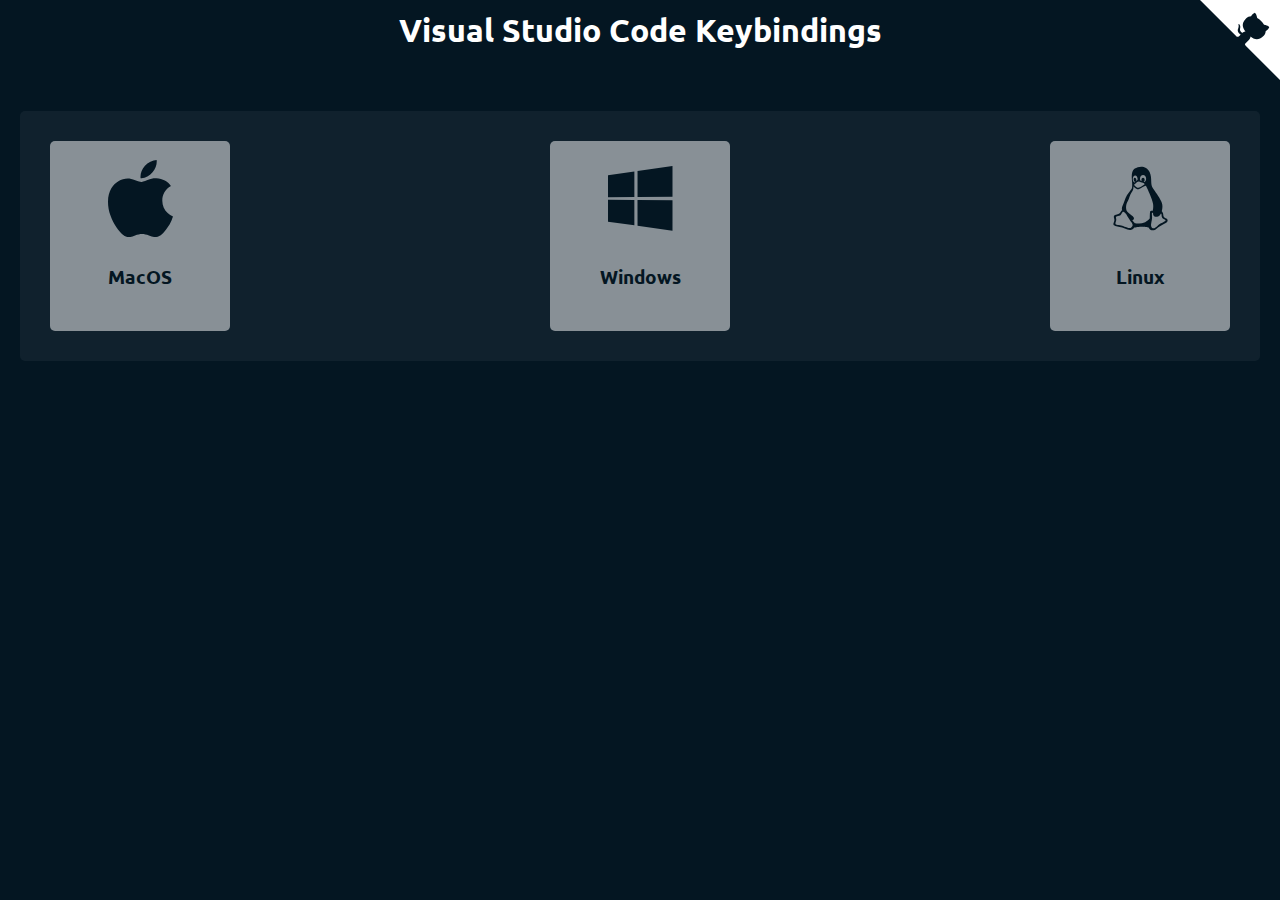
<file: index.html>
<!DOCTYPE html>
<html>
    <head>
        <link rel="preconnect" href="https://fonts.googleapis.com">
        <link rel="preconnect" href="https://fonts.gstatic.com" crossorigin>
        <link href="https://fonts.googleapis.com/css2?family=Ubuntu:wght@300&display=swap" rel="stylesheet"> 

        <title>Visual Studio Code Keybindings</title>
        <style>
            body {
                margin: 0;
                height: 100%;
                background-color: hsl(204, 80%, 7.5%);
            }

            * {
                font-family: 'Ubuntu', sans-serif;
                color: white;
            }

            #title {
                margin: 0 auto;
                width: fit-content;
                font-weight: 600;
                padding: 10px;
            }

            #os {
                margin: 0 auto;
                margin-top: 50px;
                padding: 30px;
                width: calc(100% - 100px);
                background-color: rgba(255, 255, 255, .05);
                height: fit-content;
                list-style: none;
                display: flex;
                justify-content: space-between;
                border-radius: 5px;
            }

            .selection {
                display: flex;
                flex-direction: column;
                justify-content: space-evenly;
                align-items: center;
                background-color: rgba(255, 255, 255, .5);
                position: relative;
                width: 160px;
                height: 170px;
                text-decoration: none;
                text-align: center;
                padding: 10px;
                border-radius: 5px;
                transition: transform 300ms ease-in-out;
            }

            .selection:hover {
                transform: scale(1.1);
                cursor: pointer;
            }

            .selection:hover .names::after {
                width: 100%;
            }

            .names {
                position: relative;
                color: hsl(204, 80%, 7.5%);
            }

            .names::after {
                content: '';
                width: 0%;
                height: 2px;
                right: 0;
                left: 0;
                margin: 0 auto;
                bottom: -1px;
                background-color: black;
                position: absolute;
                transition: width 400ms ease-in-out;
            }

            .icon {
                width: 70px;
                height: 70px;
                display: flex;
                justify-content: center;
                align-items: center;
            }

            .icon svg {
                fill: hsl(204, 80%, 7.5%);
                width: 65px;
            }
        </style>

        <style>.github-corner:hover .octo-arm{animation:octocat-wave 560ms ease-in-out}@keyframes octocat-wave{0%,100%{transform:rotate(0)}20%,60%{transform:rotate(-25deg)}40%,80%{transform:rotate(10deg)}}@media (max-width:500px){.github-corner:hover .octo-arm{animation:none}.github-corner .octo-arm{animation:octocat-wave 560ms ease-in-out}}</style>
    </head>
    <body>
        <a href="https://github.com/realhuman101/vscode-shortcuts" target="_blank" class="github-corner" aria-label="View source on GitHub" style="color:#151513"><svg width="80" height="80" viewBox="0 0 250 250" style="fill:#041622; position: absolute; top: 0; border: 0; right: 0;" aria-hidden="true"><path fill="#fff" d="M0,0 L115,115 L130,115 L142,142 L250,250 L250,0 Z"></path><path d="M128.3,109.0 C113.8,99.7 119.0,89.6 119.0,89.6 C122.0,82.7 120.5,78.6 120.5,78.6 C119.2,72.0 123.4,76.3 123.4,76.3 C127.3,80.9 125.5,87.3 125.5,87.3 C122.9,97.6 130.6,101.9 134.4,103.2" fill="currentFill" style="transform-origin: 130px 106px;" class="octo-arm"></path><path d="M115.0,115.0 C114.9,115.1 118.7,116.5 119.8,115.4 L133.7,101.6 C136.9,99.2 139.9,98.4 142.2,98.6 C133.8,88.0 127.5,74.4 143.8,58.0 C148.5,53.4 154.0,51.2 159.7,51.0 C160.3,49.4 163.2,43.6 171.4,40.1 C171.4,40.1 176.1,42.5 178.8,56.2 C183.1,58.6 187.2,61.8 190.9,65.4 C194.5,69.0 197.7,73.2 200.1,77.6 C213.8,80.2 216.3,84.9 216.3,84.9 C212.7,93.1 206.9,96.0 205.4,96.6 C205.1,102.4 203.0,107.8 198.3,112.5 C181.9,128.9 168.3,122.5 157.7,114.1 C157.9,116.9 156.7,120.9 152.7,124.9 L141.0,136.5 C139.8,137.7 141.6,141.9 141.8,141.8 Z" fill="currentFill" class="octo-body"></path></svg></a>
        
        <h1 id="title">Visual Studio Code Keybindings</h1>
        <ul id="os">
            <li>
                <a class="selection" href="./shortcuts/mac.html">
                    <i class="icon"><svg xmlns="http://www.w3.org/2000/svg" viewBox="0 0 842.32007 1000.0001"><path d="M824.66636 779.30363c-15.12299 34.93724-33.02368 67.09674-53.7638 96.66374-28.27076 40.3074-51.4182 68.2078-69.25717 83.7012-27.65347 25.4313-57.2822 38.4556-89.00964 39.1963-22.77708 0-50.24539-6.4813-82.21973-19.629-32.07926-13.0861-61.55985-19.5673-88.51583-19.5673-28.27075 0-58.59083 6.4812-91.02193 19.5673-32.48053 13.1477-58.64639 19.9994-78.65196 20.6784-30.42501 1.29623-60.75123-12.0985-91.02193-40.2457-19.32039-16.8514-43.48632-45.7394-72.43607-86.6641-31.060778-43.7024-56.597041-94.37983-76.602609-152.15586C10.740416 658.44309 0 598.01283 0 539.50845c0-67.01648 14.481044-124.8172 43.486336-173.25401C66.28194 327.34823 96.60818 296.6578 134.5638 274.1276c37.95566-22.53016 78.96676-34.01129 123.1321-34.74585 24.16591 0 55.85633 7.47508 95.23784 22.166 39.27042 14.74029 64.48571 22.21538 75.54091 22.21538 8.26518 0 36.27668-8.7405 83.7629-26.16587 44.90607-16.16001 82.80614-22.85118 113.85458-20.21546 84.13326 6.78992 147.34122 39.95559 189.37699 99.70686-75.24463 45.59122-112.46573 109.4473-111.72502 191.36456.67899 63.8067 23.82643 116.90384 69.31888 159.06309 20.61664 19.56727 43.64066 34.69027 69.2571 45.4307-5.55531 16.11062-11.41933 31.54225-17.65372 46.35662zM631.70926 20.0057c0 50.01141-18.27108 96.70693-54.6897 139.92782-43.94932 51.38118-97.10817 81.07162-154.75459 76.38659-.73454-5.99983-1.16045-12.31444-1.16045-18.95003 0-48.01091 20.9006-99.39207 58.01678-141.40314 18.53027-21.27094 42.09746-38.95744 70.67685-53.0663C578.3158 9.00229 605.2903 1.31621 630.65988 0c.74076 6.68575 1.04938 13.37191 1.04938 20.00505z"/></svg></i>
                    <h3 class="names">MacOS</h3>
                </a>
            </li>
            <li>
                <a class="selection" href="./shortcuts/windows.html">
                    <i class="icon"><svg xmlns="http://www.w3.org/2000/svg" viewBox="0 0 88 88"><path d="m0,12.402,35.687-4.8602,0.0156,34.423-35.67,0.20313zm35.67,33.529,0.0277,34.453-35.67-4.9041-0.002-29.78zm4.3261-39.025,47.318-6.906,0,41.527-47.318,0.37565zm47.329,39.349-0.0111,41.34-47.318-6.6784-0.0663-34.739z"/></svg></i>
                    <h3 class="names">Windows</h3>
                </a>
            </li>
            <li>
                <a class="selection" href="./shortcuts/linux.html">
                    <i class="icon"><svg xmlns="http://www.w3.org/2000/svg" viewBox="0 0 1000 1000"><g><g><g><path d="M896,809.4c-25.9-10.6-47.2-27.4-45.7-59.4c1.5-32-22.9-53.2-22.9-53.2s21.3-70.1,1.5-128c-19.8-58-85.3-150.8-135.5-220.9c-50.2-70.1-7.6-150.9-53.2-254.4C594.4-10,475.7-4,411.7,40.2c-64,44.1-44.2,153.8-41.2,205.6c3.1,51.7,1.4,88.6-4.5,102c-6,13.4-47.2,62.5-74.7,103.6c-27.4,41.1-47.2,126.4-67.1,161.5c-19.8,35-6.1,67-6.1,67s-13.7,4.5-24.4,27.5c-10.7,22.8-32,33.4-70.1,41c-38.1,7.6-38.1,32.1-29,59.5c9.2,27.4,0,42.7-10.6,77.6c-10.7,34.9,42.6,45.7,94.4,51.7c51.8,6.2,109.7,39.7,158.5,45.7c48.7,6.1,63.9-33.5,63.9-33.5s54.8-12.3,112.7-13.7c57.9-1.5,112.7,12.2,112.7,12.2s10.7,24.4,30.5,35c19.8,10.7,62.5,12.2,89.9-16.7c27.5-29,100.6-65.5,141.7-88.4C929.5,855,921.9,820,896,809.4z M539.6,137.7c26.1,0,47.2,25.9,47.2,57.8c0,22.7-10.6,42.2-26,51.7c-3.9-1.7-8.1-3.5-12.5-5.4c9.3-4.6,15.9-16.4,15.9-30.3c0-18-11.1-32.6-24.9-32.6c-13.6,0-24.8,14.6-24.8,32.6c0,6.7,1.6,13.1,4.3,18.3c-8.1-3.2-15.6-6.2-21.5-8.5c-3.2-7.8-5-16.6-5-25.9C492.3,163.6,513.4,137.7,539.6,137.7z M536.2,259.6c13.1,4.5,27.6,13,26.1,21.4c-1.5,8.5-8.4,8.5-26.1,19.3c-17.7,10.7-56,34.5-68.3,36c-12.3,1.5-19.2-5.4-32.3-13.8c-13.1-8.5-37.6-28.5-31.4-39.2c0,0,19.1-14.6,27.5-22.3c8.5-7.7,30-26.1,43-23.7C487.8,239.6,523.1,255,536.2,259.6z M418.4,146.8c20.6,0,37.3,24.5,37.3,54.8c0,5.6-0.5,10.7-1.6,15.7c-5,1.7-10.1,4.5-15.1,8.7c-2.5,2.1-4.7,4-6.9,5.9c3.3-6.1,4.6-14.8,3.1-24c-2.8-16.5-13.8-28.6-24.7-26.9c-10.9,1.9-17.5,16.7-14.7,33.4c2.8,16.6,13.8,28.7,24.6,26.9c0.6-0.1,1.2-0.3,1.8-0.5c-5.3,5.1-10.2,9.5-15.2,13.2c-15.1-7-26.1-27.8-26.1-52.4C381.2,171.3,397.9,146.8,418.4,146.8z M378.2,916.5c-4.9,21.8-30.4,37.7-30.4,37.7c-23.2,7.3-87.6-20.7-116.8-32.9c-29.2-12.1-103.4-15.9-113.2-26.7c-9.7-11,4.9-35.4,8.6-58.4c3.6-23.2-7.3-37.7-3.7-53.6c3.7-15.8,51.1-15.8,69.3-26.7c18.3-11,21.9-42.6,36.5-51.1c14.6-8.6,41.3,21.8,52.3,39c10.9,16.9,52.3,90,69.3,108.3C367.3,870.2,383.1,894.6,378.2,916.5z M647.6,704.2c-4.4,21.5-4.4,99.1-4.4,99.1s-47.2,65.4-120.4,76.1c-73.1,10.7-109.7,3-109.7,3L372,835.3c0,0,31.9-4.6,27.4-36.6c-4.6-32-97.5-76.2-114.2-115.8c-16.7-39.5-3-106.6,18.3-140.2c21.3-33.5,34.9-106.5,56.3-131c21.3-24.3,38-76.1,30.4-99c0,0,45.7,54.9,77.6,45.8c32-9.2,103.7-62.5,114.2-53.3c10.6,9.2,102,210.2,111.1,274.2c9.2,63.9-6.1,112.7-6.1,112.7S652.1,682.9,647.6,704.2z M881.4,847.7c-14.2,13.1-93.4,45-117.1,70c-23.6,24.7-54.4,44.9-73.3,39c-19-6-35.5-32-27.2-69.9c8.2-37.8,15.4-79.2,14.2-102.9c-1.2-23.7-6-55.7,0-60.4c5.9-4.6,15.3-2.3,15.3-2.3s-4.6,44.9,22.5,56.8c27.2,11.7,66.2-4.7,78.1-16.7c11.9-11.8,20.2-29.5,20.2-29.5s11.8,6,10.6,24.9c-1.2,18.9,8.2,46.2,26.1,55.6C868.4,821.7,895.6,834.8,881.4,847.7z"/></g><g/><g/><g/><g/><g/><g/><g/><g/><g/><g/><g/><g/><g/><g/><g/></g><g/><g/><g/><g/><g/><g/><g/><g/><g/><g/><g/><g/><g/><g/><g/></g></svg></i>
                    <h3 class="names">Linux</h3>
                </a>
            </li>
        </ul>
    </body>
</html>
</file>
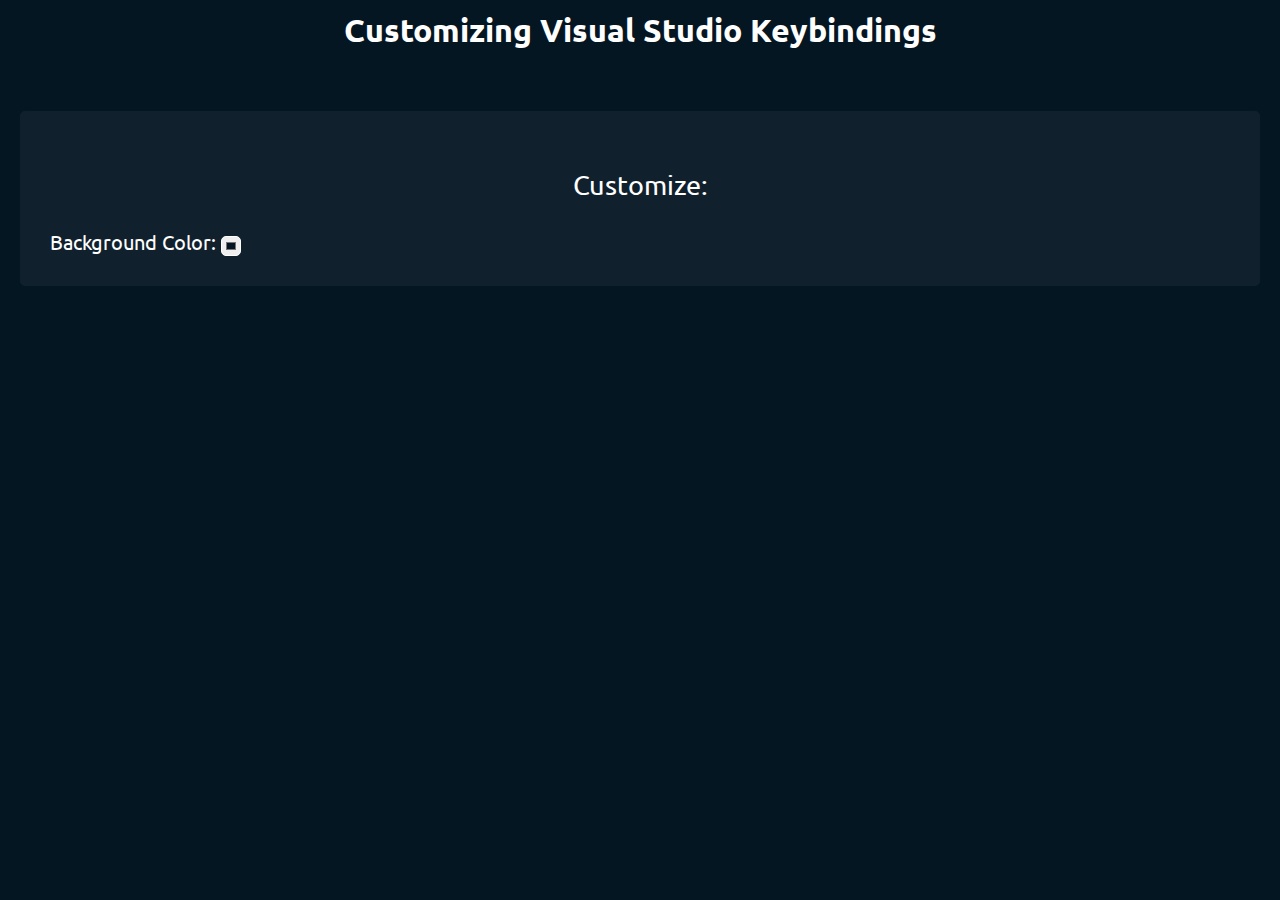
<file: customize.html>
<!DOCTYPE html>
<html>
	<head>
		<link rel="preconnect" href="https://fonts.googleapis.com">
        <link rel="preconnect" href="https://fonts.gstatic.com" crossorigin>
        <link href="https://fonts.googleapis.com/css2?family=Ubuntu:wght@300&display=swap" rel="stylesheet"> 

		<title>Visual Studio Keybindings - Customize</title>

		<link rel="stylesheet" href="assets/style.css">
	</head>
	<body>
		<h1 id="title">Customizing Visual Studio Keybindings</h1>
		<div id="selection">
			<p class="info">Customize:</p>
			<form onsubmit="return false;" id="customization">
				<label for="color" class="colorInput">Background Color: </label>
				<input type="color" id="color" value="#041622">
			</form>
		</div>
	</body>
</html>
</file>
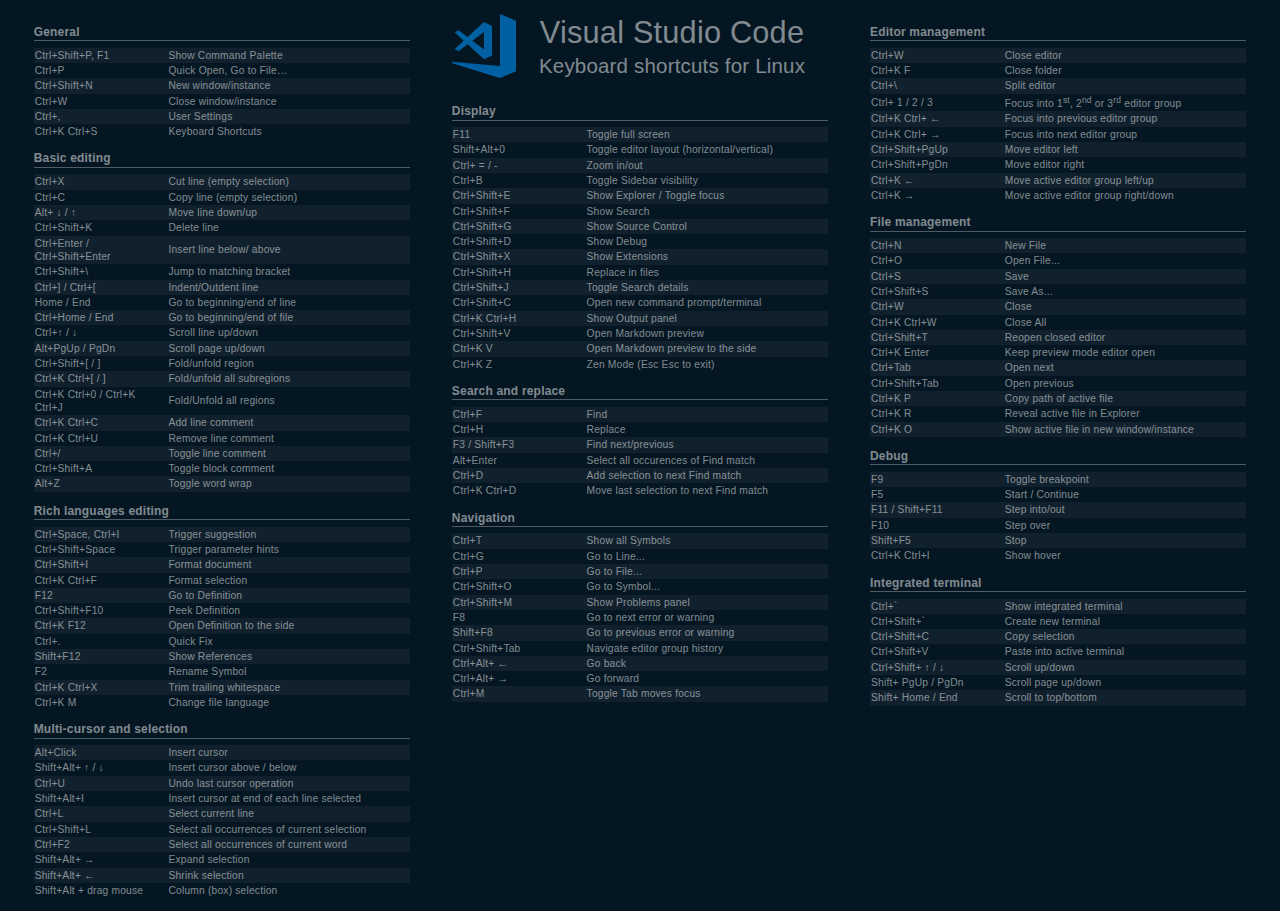
<file: linux.html>
<!DOCTYPE html>
<html lang="en">
  <head>
    <meta charset="UTF-8" />
    <meta name="viewport" content="width=device-width, initial-scale=1.0" />
    <title>Visual Studio Code Keybord Shortcuts</title>
    <meta
      name="twitter:image:src"
      content="https://repository-images.githubusercontent.com/183981860/42284300-6a7a-11e9-8801-572f40cc9296"
    />
    <meta name="twitter:card" content="summary_large_image" />
    <meta name="twitter:title" content="Visual Studio Code Keybord Shortcuts" />
    <meta
      property="og:image"
      content="https://repository-images.githubusercontent.com/183981860/42284300-6a7a-11e9-8801-572f40cc9296"
    />
    <meta property="og:type" content="object" />
    <meta property="og:title" content="Visual Studio Code Keybord Shortcuts" />
    <style>
      html {
        font-size: 0.8vw;
      }
      * {
        box-sizing: content-box;
        font-family: 'Nunito', sans-serif;
        letter-spacing: .2px;
      }
      body {
        background-color: hsl(204, 80%, 7.5%);
        color: rgba(255, 255, 255, 0.5);
        font-family: 'Segoe UI';
        margin: 0;
        line-height: 1.3;
        display: flex;
        min-height: 100vh;
      }
      #wrap {
        padding: 1vw;
        display: flex;
        justify-content: space-around;
        margin: auto;
        flex: 1 1 auto;
      }
      .column {
        width: 30%;
        overflow-y: auto;
      }
      .logo-title {
        display: flex;
        align-items: center;
        padding: 0 0 1vw;
      }
      .logo {
        width: 5vw;
      }
      .title {
        flex: 1 1 auto;
      }
      h1,
      h2 {
        margin: 0;
        text-align: center;
        font-weight: normal;
      }
      h1 {
        font-size: 3rem;
      }
      h2 {
        font-size: 2rem;
      }
      h3 {
        border-bottom: 1px solid rgba(255, 255, 255, 0.3);
        margin-bottom: 0.5vw;
      }
      .shortcut {
        border-collapse: collapse;
        width: 100%;
        table-layout: fixed;
      }
      .shortcut th {
        text-align: left;
        width: 35%;
        font-weight: normal;
      }
      .shortcut tr:nth-child(odd) {
        background-color: rgba(255, 255, 255, 0.05);
      }
    </style>
  </head>

  <body>
    <div id="wrap">
      <div class="column">
        <h3>General</h3>
        <table class="shortcut">
          <tbody>
            <tr>
              <th>Ctrl+Shift+P, F1</th>
              <td>Show Command Palette</td>
            </tr>
            <tr>
              <th>Ctrl+P</th>
              <td>Quick Open, Go to File…</td>
            </tr>
            <tr>
              <th>Ctrl+Shift+N</th>
              <td>New window/instance</td>
            </tr>
            <tr>
              <th>Ctrl+W</th>
              <td>Close window/instance</td>
            </tr>
            <tr>
              <th>Ctrl+,</th>
              <td>User Settings</td>
            </tr>
            <tr>
              <th>Ctrl+K Ctrl+S</th>
              <td>Keyboard Shortcuts</td>
            </tr>
          </tbody>
        </table>

        <h3>Basic editing</h3>
        <table class="shortcut">
          <tbody>
            <tr>
              <th>Ctrl+X</th>
              <td>Cut line (empty selection)</td>
            </tr>
            <tr>
              <th>Ctrl+C</th>
              <td>Copy line (empty selection)</td>
            </tr>
            <tr>
              <th>Alt+ ↓ / ↑</th>
              <td>Move line down/up</td>
            </tr>
            <tr>
              <th>Ctrl+Shift+K</th>
              <td>Delete line</td>
            </tr>
            <tr>
              <th>Ctrl+Enter / Ctrl+Shift+Enter</th>
              <td>Insert line below/ above</td>
            </tr>
            <tr>
              <th>Ctrl+Shift+\</th>
              <td>Jump to matching bracket</td>
            </tr>
            <tr>
              <th>Ctrl+] / Ctrl+[</th>
              <td>Indent/Outdent line</td>
            </tr>
            <tr>
              <th>Home / End</th>
              <td>Go to beginning/end of line</td>
            </tr>
            <tr>
              <th>Ctrl+Home / End</th>
              <td>Go to beginning/end of file</td>
            </tr>
            <tr>
              <th>Ctrl+↑ / ↓</th>
              <td>Scroll line up/down</td>
            </tr>
            <tr>
              <th>Alt+PgUp / PgDn</th>
              <td>Scroll page up/down</td>
            </tr>
            <tr>
              <th>Ctrl+Shift+[ / ]</th>
              <td>Fold/unfold region</td>
            </tr>
            <tr>
              <th>Ctrl+K Ctrl+[ / ]</th>
              <td>Fold/unfold all subregions</td>
            </tr>
            <tr>
              <th>Ctrl+K Ctrl+0 / Ctrl+K Ctrl+J</th>
              <td>Fold/Unfold all regions</td>
            </tr>
            <tr>
              <th>Ctrl+K Ctrl+C</th>
              <td>Add line comment</td>
            </tr>
            <tr>
              <th>Ctrl+K Ctrl+U</th>
              <td>Remove line comment</td>
            </tr>
            <tr>
              <th>Ctrl+/</th>
              <td>Toggle line comment</td>
            </tr>
            <tr>
              <th>Ctrl+Shift+A</th>
              <td>Toggle block comment</td>
            </tr>
            <tr>
              <th>Alt+Z</th>
              <td>Toggle word wrap</td>
            </tr>
          </tbody>
        </table>

        <h3>Rich languages editing</h3>

        <table class="shortcut">
          <tbody>
            <tr>
              <th>Ctrl+Space, Ctrl+I</th>
              <td>Trigger suggestion</td>
            </tr>
            <tr>
              <th>Ctrl+Shift+Space</th>
              <td>Trigger parameter hints</td>
            </tr>
            <tr>
              <th>Ctrl+Shift+I</th>
              <td>Format document</td>
            </tr>
            <tr>
              <th>Ctrl+K Ctrl+F</th>
              <td>Format selection</td>
            </tr>
            <tr>
              <th>F12</th>
              <td>Go to Definition</td>
            </tr>
            <tr>
              <th>Ctrl+Shift+F10</th>
              <td>Peek Definition</td>
            </tr>
            <tr>
              <th>Ctrl+K F12</th>
              <td>Open Definition to the side</td>
            </tr>
            <tr>
              <th>Ctrl+.</th>
              <td>Quick Fix</td>
            </tr>
            <tr>
              <th>Shift+F12</th>
              <td>Show References</td>
            </tr>
            <tr>
              <th>F2</th>
              <td>Rename Symbol</td>
            </tr>
            <tr>
              <th>Ctrl+K Ctrl+X</th>
              <td>Trim trailing whitespace</td>
            </tr>
            <tr>
              <th>Ctrl+K M</th>
              <td>Change file language</td>
            </tr>
          </tbody>
        </table>
        
        <h3>Multi-cursor and selection</h3>

        <table class="shortcut">
          <tbody>
            <tr>
              <th>Alt+Click</th>
              <td>Insert cursor</td> <!-- Add Asterick/Footnote Here -->
            </tr>
            <tr>
              <th>Shift+Alt+ ↑ / ↓</th>
              <td>Insert cursor above / below</td>
            </tr>
            <tr>
              <th>Ctrl+U</th>
              <td>Undo last cursor operation</td>
            </tr>
            <tr>
              <th>Shift+Alt+I</th>
              <td>Insert cursor at end of each line selected</td>
            </tr>
            <tr>
              <th>Ctrl+L</th>
              <td>Select current line</td>
            </tr>
            <tr>
              <th>Ctrl+Shift+L</th>
              <td>Select all occurrences of current selection</td>
            </tr>
            <tr>
              <th>Ctrl+F2</th>
              <td>Select all occurrences of current word</td>
            </tr>
            <tr>
              <th>Shift+Alt+ →</th>
              <td>Expand selection</td>
            </tr>
            <tr>
              <th>Shift+Alt+ ←</th>
              <td>Shrink selection</td>
            </tr>
            <tr>
              <th>Shift+Alt + drag mouse</th>
              <td>Column (box) selection</td>
            </tr>
          </tbody>
        </table>
      </div>

      <div class="column">
        <div class="logo-title">
          <svg
            class="logo"
            xmlns="http://www.w3.org/2000/svg"
            viewBox="0 0 24 24"
          >
            <defs>
              <style>
                .icon-canvas-transparent {
                  fill: #f6f6f6;
                  opacity: 0;
                }
                .icon-white {
                  fill: rgb(0, 122, 204);
                  opacity: 0.75;
                }
              </style>
            </defs>
            <title>BrandVisualStudioCode2017RTW_24x_white_24x</title>
            <path class="icon-canvas-transparent" d="M24,0V24H0V0Z" />
            <path
              class="icon-white"
              d="M24,2.5V21.5L18,24,0,18.5v-.561l18,1.545V0ZM1,13.111,4.385,10,1,6.889l1.418-.827L5.853,8.65,12,3l3,1.456V15.544L12,17,5.853,11.35,2.419,13.939ZM7.644,10,12,13.283V6.717Z"
            />
          </svg>
          <div class="title">
            <h1>Visual Studio Code</h1>
            <h2>Keyboard shortcuts for Linux</h2>
          </div>
        </div>
        <h3>Display</h3>

        <table class="shortcut">
          <tbody>
            <tr>
              <th>F11</th>
              <td>Toggle full screen</td>
            </tr>
            <tr>
              <th>Shift+Alt+0</th>
              <td>Toggle editor layout (horizontal/vertical)</td>
            </tr>
            <tr>
              <th>Ctrl+ = / -</th>
              <td>Zoom in/out</td>
            </tr>
            <tr>
              <th>Ctrl+B</th>
              <td>Toggle Sidebar visibility</td>
            </tr>
            <tr>
              <th>Ctrl+Shift+E</th>
              <td>Show Explorer / Toggle focus</td>
            </tr>
            <tr>
              <th>Ctrl+Shift+F</th>
              <td>Show Search</td>
            </tr>
            <tr>
              <th>Ctrl+Shift+G</th>
              <td>Show Source Control</td>
            </tr>
            <tr>
              <th>Ctrl+Shift+D</th>
              <td>Show Debug</td>
            </tr>
            <tr>
              <th>Ctrl+Shift+X</th>
              <td>Show Extensions</td>
            </tr>
            <tr>
              <th>Ctrl+Shift+H</th>
              <td>Replace in files</td>
            </tr>
            <tr>
              <th>Ctrl+Shift+J</th>
              <td>Toggle Search details</td>
            </tr>
            <tr>
              <th>Ctrl+Shift+C</th>
              <td>Open new command prompt/terminal</td>
            </tr>
            <tr>
              <th>Ctrl+K Ctrl+H</th>
              <td>Show Output panel</td>
            </tr>
            <tr>
              <th>Ctrl+Shift+V</th>
              <td>Open Markdown preview</td>
            </tr>
            <tr>
              <th>Ctrl+K V</th>
              <td>Open Markdown preview to the side</td>
            </tr>
            <tr>
              <th>Ctrl+K Z</th>
              <td>Zen Mode (Esc Esc to exit)</td>
            </tr>
          </tbody>
        </table>

        <h3>Search and replace</h3>

        <table class="shortcut">
          <tbody>
            <tr>
              <th>Ctrl+F</th>
              <td>Find</td>
            </tr>
            <tr>
              <th>Ctrl+H</th>
              <td>Replace</td>
            </tr>
            <tr>
              <th>F3 / Shift+F3</th>
              <td>Find next/previous</td>
            </tr>
            <tr>
              <th>Alt+Enter</th>
              <td>Select all occurences of Find match</td>
            </tr>
            <tr>
              <th>Ctrl+D</th>
              <td>Add selection to next Find match</td>
            </tr>
            <tr>
              <th>Ctrl+K Ctrl+D</th>
              <td>Move last selection to next Find match</td>
            </tr>
          </tbody>
        </table>

        <h3>Navigation</h3>

        <table class="shortcut">
          <tbody>
            <tr>
              <th>Ctrl+T</th>
              <td>Show all Symbols</td>
            </tr>
            <tr>
              <th>Ctrl+G</th>
              <td>Go to Line...</td>
            </tr>
            <tr>
              <th>Ctrl+P</th>
              <td>Go to File...</td>
            </tr>
            <tr>
              <th>Ctrl+Shift+O</th>
              <td>Go to Symbol...</td>
            </tr>
            <tr>
              <th>Ctrl+Shift+M</th>
              <td>Show Problems panel</td>
            </tr>
            <tr>
              <th>F8</th>
              <td>Go to next error or warning</td>
            </tr>
            <tr>
              <th>Shift+F8</th>
              <td>Go to previous error or warning</td>
            </tr>
            <tr>
              <th>Ctrl+Shift+Tab</th>
              <td>Navigate editor group history</td>
            </tr>
            <tr>
              <th>Ctrl+Alt+ ←</th>
              <td>Go back</td>
            </tr>
            <tr>
              <th>Ctrl+Alt+ →</th>
              <td>Go forward</td>
            </tr>
            <tr>
              <th>Ctrl+M</th>
              <td>Toggle Tab moves focus</td>
            </tr>
          </tbody>
        </table>
      </div>

      <div class="column">
        <h3>Editor management</h3>

        <table class="shortcut">
          <tbody>
            <tr>
              <th>Ctrl+W</th>
              <td>Close editor</td>
            </tr>
            <tr>
              <th>Ctrl+K F</th>
              <td>Close folder</td>
            </tr>
            <tr>
              <th>Ctrl+\</th>
              <td>Split editor</td>
            </tr>
            <tr>
              <th>Ctrl+ 1 / 2 / 3</th>
              <td>Focus into 1<sup>st</sup>, 2<sup>nd</sup> or 3<sup>rd</sup> editor group</td>
            </tr>
            <tr>
              <th>Ctrl+K Ctrl+ ←</th>
              <td>Focus into previous editor group</td>
            </tr>
            <tr>
              <th>Ctrl+K Ctrl+ →</th>
              <td>Focus into next editor group</td>
            </tr>
            <tr>
              <th>Ctrl+Shift+PgUp</th>
              <td>Move editor left</td>
            </tr>
            <tr>
              <th>Ctrl+Shift+PgDn</th>
              <td>Move editor right</td>
            </tr>
            <tr>
              <th>Ctrl+K ←</th>
              <td>Move active editor group left/up</td>
            </tr>
            <tr>
              <th>Ctrl+K →</th>
              <td>Move active editor group right/down</td>
            </tr>
          </tbody>
        </table>

        <h3>File management</h3>

        <table class="shortcut">
          <tbody>
            <tr>
              <th>Ctrl+N</th>
              <td>New File</td>
            </tr>
            <tr>
              <th>Ctrl+O</th>
              <td>Open File...</td>
            </tr>
            <tr>
              <th>Ctrl+S</th>
              <td>Save</td>
            </tr>
            <tr>
              <th>Ctrl+Shift+S</th>
              <td>Save As...</td>
            </tr>
            <tr>
              <th>Ctrl+W</th>
              <td>Close</td>
            </tr>
            <tr>
              <th>Ctrl+K Ctrl+W</th>
              <td>Close All</td>
            </tr>
            <tr>
              <th>Ctrl+Shift+T</th>
              <td>Reopen closed editor</td>
            </tr>
            <tr>
              <th>Ctrl+K Enter</th>
              <td>Keep preview mode editor open</td>
            </tr>
            <tr>
              <th>Ctrl+Tab</th>
              <td>Open next</td>
            </tr>
            <tr>
              <th>Ctrl+Shift+Tab</th>
              <td>Open previous</td>
            </tr>
            <tr>
              <th>Ctrl+K P</th>
              <td>Copy path of active file</td>
            </tr>
            <tr>
              <th>Ctrl+K R</th>
              <td>Reveal active file in Explorer</td>
            </tr>
            <tr>
              <th>Ctrl+K O</th>
              <td>Show active file in new window/instance</td>
            </tr>
          </tbody>
        </table>

        <h3>Debug</h3>

        <table class="shortcut">
          <tbody>
            <tr>
              <th>F9</th>
              <td>Toggle breakpoint</td>
            </tr>
            <tr>
              <th>F5</th>
              <td>Start / Continue</td>
            </tr>
            <tr>
              <th>F11 / Shift+F11</th>
              <td>Step into/out</td>
            </tr>
            <tr>
              <th>F10</th>
              <td>Step over</td>
            </tr>
            <tr>
              <th>Shift+F5</th>
              <td>Stop</td>
            </tr>
            <tr>
              <th>Ctrl+K Ctrl+I</th>
              <td>Show hover</td>
            </tr>
          </tbody>
        </table>

        <h3>Integrated terminal</h3>

        <table class="shortcut">
          <tbody>
            <tr>
              <th>Ctrl+`</th>
              <td>Show integrated terminal</td>
            </tr>
            <tr>
              <th>Ctrl+Shift+`</th>
              <td>Create new terminal</td>
            </tr>
            <tr>
              <th>Ctrl+Shift+C</th>
              <td>Copy selection</td>
            </tr>
            <tr>
              <th>Ctrl+Shift+V</th>
              <td>Paste into active terminal</td>
            </tr>
            <tr>
              <th>Ctrl+Shift+ ↑ / ↓</th>
              <td>Scroll up/down</td>
            </tr>
            <tr>
              <th>Shift+ PgUp / PgDn</th>
              <td>Scroll page up/down</td>
            </tr>
            <tr>
              <th>Shift+ Home / End</th>
              <td>Scroll to top/bottom</td>
            </tr>
          </tbody>
        </table>
      </div>
    </div>
    <script>
      var timer = 0;
      function setSize() {
        var viewWidth = window.innerWidth;
        var viewHeight = window.innerHeight;
        var html = document.getElementsByTagName('html')[0];
        var fontSize = Math.min(viewWidth * 0.008, viewHeight * 0.012);
        html.style.fontSize = String(fontSize) + 'px';
      }
      setSize();
      window.onresize = function() {
        if (timer > 0) {
          clearTimeout(timer);
        }
        timer = setTimeout(setSize, 200);
      };
    </script>
  </body>
</html>
</file>
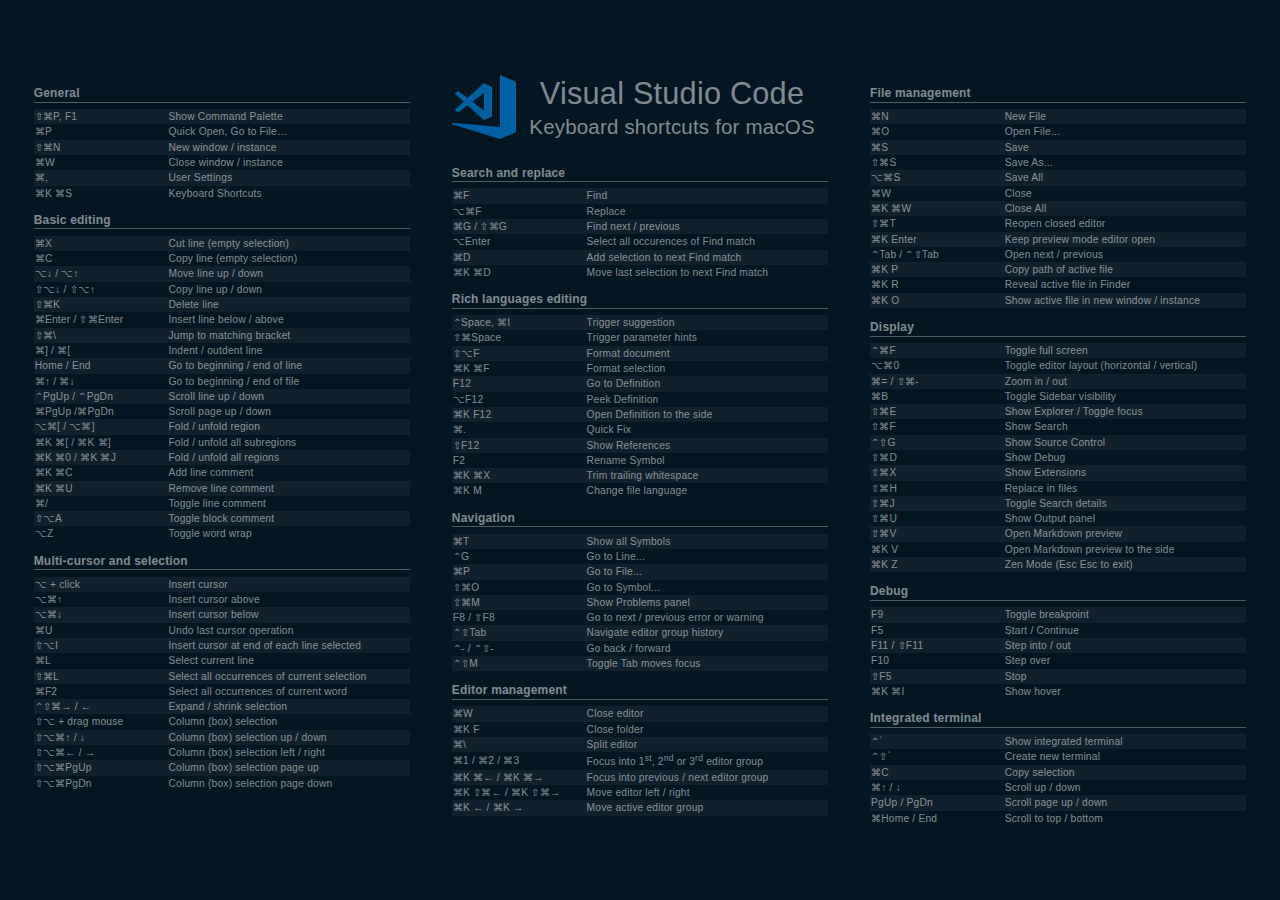
<file: mac.html>
<!DOCTYPE html>
<html lang="en">
  <head>
    <meta charset="UTF-8" />
    <meta name="viewport" content="width=device-width, initial-scale=1.0" />
    <title>Visual Studio Code Keybord Shortcuts</title>
    <meta
      name="twitter:image:src"
      content="https://repository-images.githubusercontent.com/183981860/42284300-6a7a-11e9-8801-572f40cc9296"
    />
    <meta name="twitter:card" content="summary_large_image" />
    <meta name="twitter:title" content="Visual Studio Code Keybord Shortcuts" />
    <meta
      property="og:image"
      content="https://repository-images.githubusercontent.com/183981860/42284300-6a7a-11e9-8801-572f40cc9296"
    />
    <meta property="og:type" content="object" />
    <meta property="og:title" content="Visual Studio Code Keybord Shortcuts" />
    <style>
      html {
        font-size: .8vw;
      }
      * {
        box-sizing: content-box;
        font-family: 'Nunito', sans-serif;
        letter-spacing: .2px;
      }
      body {
        background-color: hsl(204, 80%, 7.5%);
        color: rgba(255, 255, 255, 0.5);
        font-family: 'Segoe UI';
        margin: 0;
        line-height: 1.3;
        display: flex;
        min-height: 100vh;
      }
      #wrap {
        padding: 1vw;
        display: flex;
        justify-content: space-around;
        margin: auto;
        flex: 1 1 auto;
      }
      .column {
        width: 30%;
        overflow-y: auto;
      }
      .logo-title {
        display: flex;
        align-items: center;
        padding: 0 0 1vw;
      }
      .logo {
        width: 5vw;
      }
      .title {
        flex: 1 1 auto;
      }
      h1,
      h2 {
        margin: 0;
        text-align: center;
        font-weight: normal;
      }
      h1 {
        font-size: 3rem;
      }
      h2 {
        font-size: 2rem;
      }
      h3 {
        border-bottom: 1px solid rgba(255, 255, 255, .3);
        margin-bottom: 0.5vw;
      }
      .shortcut {
        border-collapse: collapse;
        width: 100%;
        table-layout: fixed;
      }
      .shortcut th {
        text-align: left;
        width: 35%;
        font-weight: normal;
      }
      .shortcut tr:nth-child(odd) {
        background-color: rgba(255, 255, 255, .05);
      }
    </style>
  </head>

  <body>
    <div id="wrap">
      <div class="column">
        <h3>General</h3>
        <table class="shortcut">
          <tbody>
            <tr>
              <th>⇧⌘P, F1</th>
              <td>Show Command Palette</td>
            </tr>
            <tr>
              <th>⌘P</th>
              <td>Quick Open, Go to File…</td>
            </tr>
            <tr>
              <th>⇧⌘N</th>
              <td>New window / instance</td>
            </tr>
            <tr>
              <th>⌘W</th>
              <td>Close window / instance</td>
            </tr>
            <tr>
              <th>⌘,</th>
              <td>User Settings</td>
            </tr>
            <tr>
              <th>⌘K ⌘S</th>
              <td>Keyboard Shortcuts</td>
            </tr>
          </tbody>
        </table>

        <h3>Basic editing</h3>
        <table class="shortcut">
          <tbody>
            <tr>
              <th>⌘X</th>
              <td>Cut line (empty selection)</td>
            </tr>
            <tr>
              <th>⌘C</th>
              <td>Copy line (empty selection)</td>
            </tr>
            <tr>
              <th>⌥↓ / ⌥↑</th>
              <td>Move line up / down</td>
            </tr>
            <tr>
              <th>⇧⌥↓ / ⇧⌥↑</th>
              <td>Copy line up / down</td>
            </tr>
            <tr>
              <th>⇧⌘K</th>
              <td>Delete line</td>
            </tr>
            <tr>
              <th>⌘Enter / ⇧⌘Enter</th>
              <td>Insert line below / above</td>
            </tr>
            <tr>
              <th>⇧⌘\</th>
              <td>Jump to matching bracket</td>
            </tr>
            <tr>
              <th>⌘] / ⌘[</th>
              <td>Indent / outdent line</td>
            </tr>
            <tr>
              <th>Home / End</th>
              <td>Go to beginning / end of line</td>
            </tr>
            <tr>
              <th>⌘↑ / ⌘↓ </th>
              <td>Go to beginning / end of file</td>
            </tr>
            <tr>
              <th>⌃PgUp / ⌃PgDn</th>
              <td>Scroll line up / down</td>
            </tr>
            <tr>
              <th>⌘PgUp /⌘PgDn</th>
              <td>Scroll page up / down</td>
            </tr>
            <tr>
              <th>⌥⌘[ / ⌥⌘]</th>
              <td>Fold / unfold region</td>
            </tr>
            <tr>
              <th>⌘K ⌘[ / ⌘K ⌘]</th>
              <td>Fold / unfold all subregions</td>
            </tr>
            <tr>
              <th>⌘K ⌘0 / ⌘K ⌘J</th>
              <td>Fold / unfold all regions</td>
            </tr>
            <tr>
              <th>⌘K ⌘C</th>
              <td>Add line comment</td>
            </tr>
            <tr>
              <th>⌘K ⌘U</th>
              <td>Remove line comment</td>
            </tr>
            <tr>
              <th>⌘/</th>
              <td>Toggle line comment</td>
            </tr>
            <tr>
              <th>⇧⌥A</th>
              <td>Toggle block comment</td>
            </tr>
            <tr>
              <th>⌥Z</th>
              <td>Toggle word wrap</td>
            </tr>
          </tbody>
        </table>

        <h3>Multi-cursor and selection</h3>

        <table class="shortcut">
          <tbody>
            <tr>
              <th>⌥ + click</th>
              <td>Insert cursor</td>
            </tr>
            <tr>
              <th>⌥⌘↑</th>
              <td>Insert cursor above</td>
            </tr>
            <tr>
              <th>⌥⌘↓</th>
              <td>Insert cursor below</td>
            </tr>
            <tr>
              <th>⌘U</th>
              <td>Undo last cursor operation</td>
            </tr>
            <tr>
              <th>⇧⌥I</th>
              <td>Insert cursor at end of each line selected</td>
            </tr>
            <tr>
              <th>⌘L</th>
              <td>Select current line</td>
            </tr>
            <tr>
              <th>⇧⌘L</th>
              <td>Select all occurrences of current selection</td>
            </tr>
            <tr>
              <th>⌘F2</th>
              <td>Select all occurrences of current word</td>
            </tr>
            <tr>
              <th>⌃⇧⌘→ / ←</th>
              <td>Expand / shrink selection</td>
            </tr>
            <tr>
              <th>⇧⌥ + drag mouse</th>
              <td>Column (box) selection</td>
            </tr>
            <tr>
              <th>⇧⌥⌘↑ / ↓</th>
              <td>Column (box) selection up / down</td>
            </tr>
            <tr>
              <th>⇧⌥⌘← / →</th>
              <td>Column (box) selection left / right</td>
            </tr>
            <tr>
              <th>⇧⌥⌘PgUp</th>
              <td>Column (box) selection page up</td>
            </tr>
            <tr>
              <th>⇧⌥⌘PgDn</th>
              <td>Column (box) selection page down</td>
            </tr>
          </tbody>
        </table>
      </div>

      <div class="column">
        <div class="logo-title">
          <svg
            class="logo"
            xmlns="http://www.w3.org/2000/svg"
            viewBox="0 0 24 24"
          >
            <defs>
              <style>
                .icon-canvas-transparent {
                  fill: #f6f6f6;
                  opacity: 0;
                }
                .icon-white {
                  fill: rgb(0, 122, 204);
                  opacity: .75;
                }
              </style>
            </defs>
            <title>BrandVisualStudioCode2017RTW_24x_white_24x</title>
            <path class="icon-canvas-transparent" d="M24,0V24H0V0Z" />
            <path
              class="icon-white"
              d="M24,2.5V21.5L18,24,0,18.5v-.561l18,1.545V0ZM1,13.111,4.385,10,1,6.889l1.418-.827L5.853,8.65,12,3l3,1.456V15.544L12,17,5.853,11.35,2.419,13.939ZM7.644,10,12,13.283V6.717Z"
            />
          </svg>
          <div class="title">
            <h1>Visual Studio Code</h1>
            <h2>Keyboard shortcuts for macOS</h2>
          </div>
        </div>
        <h3>Search and replace</h3>

        <table class="shortcut">
          <tbody>
            <tr>
              <th>⌘F</th>
              <td>Find</td>
            </tr>
            <tr>
              <th>⌥⌘F</th>
              <td>Replace</td>
            </tr>
            <tr>
              <th>⌘G / ⇧⌘G</th>
              <td>Find next / previous</td>
            </tr>
            <tr>
              <th>⌥Enter</th>
              <td>Select all occurences of Find match</td>
            </tr>
            <tr>
              <th>⌘D</th>
              <td>Add selection to next Find match</td>
            </tr>
            <tr>
              <th>⌘K ⌘D</th>
              <td>Move last selection to next Find match</td>
            </tr>
          </tbody>
        </table>

        <h3>Rich languages editing</h3>

        <table class="shortcut">
          <tbody>
            <tr>
              <th>⌃Space, ⌘I</th>
              <td>Trigger suggestion</td>
            </tr>
            <tr>
              <th>⇧⌘Space</th>
              <td>Trigger parameter hints</td>
            </tr>
            <tr>
              <th>⇧⌥F</th>
              <td>Format document</td>
            </tr>
            <tr>
              <th>⌘K ⌘F</th>
              <td>Format selection</td>
            </tr>
            <tr>
              <th>F12</th>
              <td>Go to Definition</td>
            </tr>
            <tr>
              <th>⌥F12</th>
              <td>Peek Definition</td>
            </tr>
            <tr>
              <th>⌘K F12</th>
              <td>Open Definition to the side</td>
            </tr>
            <tr>
              <th>⌘.</th>
              <td>Quick Fix</td>
            </tr>
            <tr>
              <th>⇧F12</th>
              <td>Show References</td>
            </tr>
            <tr>
              <th>F2</th>
              <td>Rename Symbol</td>
            </tr>
            <tr>
              <th>⌘K ⌘X</th>
              <td>Trim trailing whitespace</td>
            </tr>
            <tr>
              <th>⌘K M</th>
              <td>Change file language</td>
            </tr>
          </tbody>
        </table>

        <h3>Navigation</h3>

        <table class="shortcut">
          <tbody>
            <tr>
              <th>⌘T</th>
              <td>Show all Symbols</td>
            </tr>
            <tr>
              <th>⌃G</th>
              <td>Go to Line...</td>
            </tr>
            <tr>
              <th>⌘P</th>
              <td>Go to File...</td>
            </tr>
            <tr>
              <th>⇧⌘O</th>
              <td>Go to Symbol...</td>
            </tr>
            <tr>
              <th>⇧⌘M</th>
              <td>Show Problems panel</td> 
            </tr>
            <tr>
              <th>F8 / ⇧F8</th>
              <td>Go to next / previous error or warning</td>
            </tr>
            <tr>
              <th>⌃⇧Tab</th>
              <td>Navigate editor group history</td>
            </tr>
            <tr>
              <th>⌃- / ⌃⇧-</th>
              <td>Go back / forward</td>
            </tr>
            <tr>
              <th>⌃⇧M</th>
              <td>Toggle Tab moves focus</td>
            </tr>
          </tbody>
        </table>

        <h3>Editor management</h3>

        <table class="shortcut">
          <tbody>
            <tr>
              <th>⌘W</th>
              <td>Close editor</td>
            </tr>
            <tr>
              <th>⌘K F</th>
              <td>Close folder</td>
            </tr>
            <tr>
              <th>⌘\</th>
              <td>Split editor</td>
            </tr>
            <tr>
              <th>⌘1 / ⌘2 / ⌘3</th>
              <td>Focus into 1<sup>st</sup>, 2<sup>nd</sup> or 3<sup>rd</sup> editor group</td>
            </tr>
            <tr>
              <th>⌘K ⌘← / ⌘K ⌘→</th>
              <td>Focus into previous / next editor group</td>
            </tr>
            <tr>
              <th>⌘K ⇧⌘← / ⌘K ⇧⌘→</th>
              <td>Move editor left / right</td>
            </tr>
            <tr>
              <th>⌘K ← / ⌘K →</th>
              <td>Move active editor group</td>
            </tr>
          </tbody>
        </table>
      </div>

      <div class="column">
        <h3>File management</h3>
        <table class="shortcut">
          <tbody>
            <tr>
              <th>⌘N</th>
              <td>New File</td>
            </tr>
            <tr>
              <th>⌘O</th>
              <td>Open File...</td>
            </tr>
            <tr>
              <th>⌘S</th>
              <td>Save</td>
            </tr>
            <tr>
              <th>⇧⌘S</th>
              <td>Save As...</td>
            </tr>
            <tr>
              <th>⌥⌘S</th>
              <td>Save All</td>
            </tr>
            <tr>
              <th>⌘W</th>
              <td>Close</td>
            </tr>
            <tr>
              <th>⌘K ⌘W</th>
              <td>Close All</td>
            </tr>
            <tr>
              <th>⇧⌘T</th>
              <td>Reopen closed editor</td>
            </tr>
            <tr>
              <th>⌘K Enter</th>
              <td>Keep preview mode editor open</td>
            </tr>
            <tr>
              <th>⌃Tab / ⌃⇧Tab</th>
              <td>Open next / previous</td>
            </tr>
            <tr>
              <th>⌘K P</th>
              <td>Copy path of active file</td>
            </tr>
            <tr>
              <th>⌘K R</th>
              <td>Reveal active file in Finder</td>
            </tr>
            <tr>
              <th>⌘K O</th>
              <td>Show active file in new window / instance</td>
            </tr>
          </tbody>
        </table>

        <h3>Display</h3>

        <table class="shortcut">
          <tbody>
            <tr>
              <th>⌃⌘F</th>
              <td>Toggle full screen</td>
            </tr>
            <tr>
              <th>⌥⌘0</th>
              <td>Toggle editor layout (horizontal / vertical)</td>
            </tr>
            <tr>
              <th>⌘= / ⇧⌘-</th>
              <td>Zoom in / out</td>
            </tr>
            <tr>
              <th>⌘B</th>
              <td>Toggle Sidebar visibility</td>
            </tr>
            <tr>
              <th>⇧⌘E</th>
              <td>Show Explorer / Toggle focus</td>
            </tr>
            <tr>
              <th>⇧⌘F</th>
              <td>Show Search</td>
            </tr>
            <tr>
              <th>⌃⇧G</th>
              <td>Show Source Control</td>
            </tr>
            <tr>
              <th>⇧⌘D</th>
              <td>Show Debug</td>
            </tr>
            <tr>
              <th>⇧⌘X</th>
              <td>Show Extensions</td>
            </tr>
            <tr>
              <th>⇧⌘H</th>
              <td>Replace in files</td>
            </tr>
            <tr>
              <th>⇧⌘J</th>
              <td>Toggle Search details</td>
            </tr>
            <tr>
              <th>⇧⌘U</th>
              <td>Show Output panel</td>
            </tr>
            <tr>
              <th>⇧⌘V</th>
              <td>Open Markdown preview</td>
            </tr>
            <tr>
              <th>⌘K V</th>
              <td>Open Markdown preview to the side</td>
            </tr>
            <tr>
              <th>⌘K Z</th>
              <td>Zen Mode (Esc Esc to exit)</td>
            </tr>
          </tbody>
        </table>

        <h3>Debug</h3>

        <table class="shortcut">
          <tbody>
            <tr>
              <th>F9</th>
              <td>Toggle breakpoint</td>
            </tr>
            <tr>
              <th>F5</th>
              <td>Start / Continue</td>
            </tr>
            <tr>
              <th>F11 / ⇧F11</th>
              <td>Step into / out</td>
            </tr>
            <tr>
              <th>F10</th>
              <td>Step over</td>
            </tr>
            <tr>
              <th>⇧F5</th>
              <td>Stop</td>
            </tr>
            <tr>
              <th>⌘K ⌘I</th>
              <td>Show hover</td>
            </tr>
          </tbody>
        </table>

        <h3>Integrated terminal</h3>

        <table class="shortcut">
          <tbody>
            <tr>
              <th>⌃`</th>
              <td>Show integrated terminal</td>
            </tr>
            <tr>
              <th>⌃⇧`</th>
              <td>Create new terminal</td>
            </tr>
            <tr>
              <th>⌘C</th>
              <td>Copy selection</td>
            </tr>
            <tr>
              <th>⌘↑ / ↓ </th>
              <td>Scroll up / down</td>
            </tr>
            <tr>
              <th>PgUp / PgDn</th>
              <td>Scroll page up / down</td>
            </tr>
            <tr>
              <th>⌘Home / End</th>
              <td>Scroll to top / bottom</td>
            </tr>
          </tbody>
        </table>
      </div>
    </div>
    <script>
      var timer = 0;
      function setSize() {
        var viewWidth = window.innerWidth;
        var viewHeight = window.innerHeight;
        var html = document.getElementsByTagName('html')[0];
        var fontSize = Math.min(viewWidth * 0.008, viewHeight * 0.012);
        html.style.fontSize = String(fontSize) + 'px';
      }
      setSize();
      window.onresize = function() {
        if (timer > 0) {
          clearTimeout(timer);
        }
        timer = setTimeout(setSize, 200);
      };
    </script>
  </body>
</html>
</file>
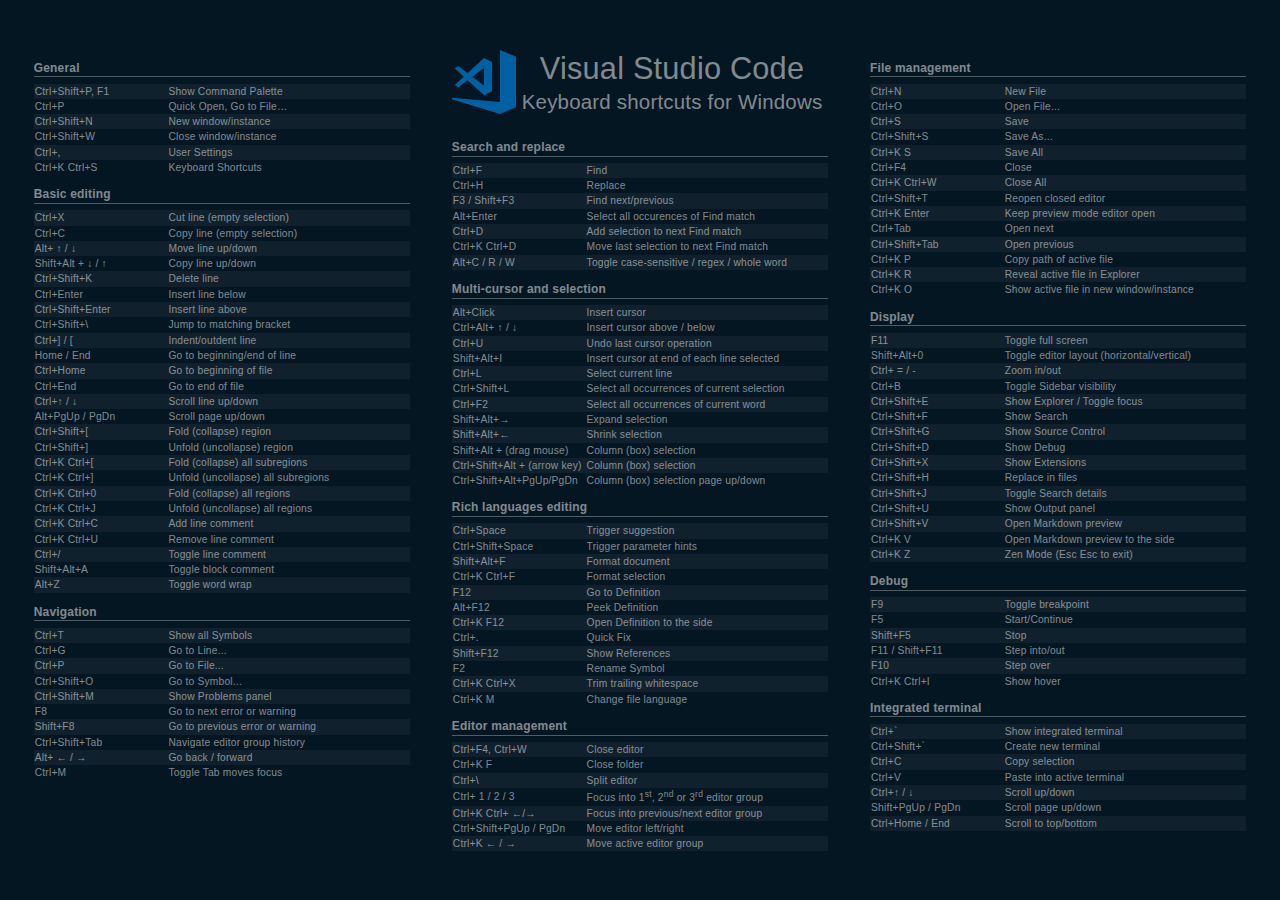
<file: windows.html>
<!DOCTYPE html>
<html lang="en">
  <head>
    <meta charset="UTF-8" />
    <meta name="viewport" content="width=device-width, initial-scale=1.0" />
    <title>Visual Studio Code Keybord Shortcuts</title>
    <meta
      name="twitter:image:src"
      content="https://repository-images.githubusercontent.com/183981860/42284300-6a7a-11e9-8801-572f40cc9296"
    />
    <meta name="twitter:card" content="summary_large_image" />
    <meta name="twitter:title" content="Visual Studio Code Keybord Shortcuts" />
    <meta
      property="og:image"
      content="https://repository-images.githubusercontent.com/183981860/42284300-6a7a-11e9-8801-572f40cc9296"
    />
    <meta property="og:type" content="object" />
    <meta property="og:title" content="Visual Studio Code Keybord Shortcuts" />
    <style>
      html {
        font-size: 0.8vw;
      }
      * {
        box-sizing: content-box;
        font-family: 'Nunito', sans-serif;
        letter-spacing: .2px;
      }
      body {
        background-color: hsl(204, 80%, 7.5%);
        color: rgba(255, 255, 255, 0.5);
        font-family: 'Segoe UI';
        margin: 0;
        line-height: 1.3;
        display: flex;
        min-height: 100vh;
      }
      #wrap {
        padding: 1vw;
        display: flex;
        justify-content: space-around;
        margin: auto;
        flex: 1 1 auto;
      }
      .column {
        width: 30%;
        overflow-y: auto;
      }
      .logo-title {
        display: flex;
        align-items: center;
        padding: 0 0 1vw;
      }
      .logo {
        width: 5vw;
      }
      .title {
        flex: 1 1 auto;
      }
      h1,
      h2 {
        margin: 0;
        text-align: center;
        font-weight: normal;
      }
      h1 {
        font-size: 3rem;
      }
      h2 {
        font-size: 2rem;
      }
      h3 {
        border-bottom: 1px solid rgba(255, 255, 255, 0.3);
        margin-bottom: 0.5vw;
      }
      .shortcut {
        border-collapse: collapse;
        width: 100%;
        table-layout: fixed;
      }
      .shortcut th {
        text-align: left;
        width: 35%;
        font-weight: normal;
      }
      .shortcut tr:nth-child(odd) {
        background-color: rgba(255, 255, 255, 0.05);
      }
    </style>
  </head>

  <body>
    <div id="wrap">
      <div class="column">
        <h3>General</h3>
        <table class="shortcut">
          <tbody>
            <tr>
              <th>Ctrl+Shift+P, F1</th>
              <td>Show Command Palette</td>
            </tr>
            <tr>
              <th>Ctrl+P</th>
              <td>Quick Open, Go to File…</td>
            </tr>
            <tr>
              <th>Ctrl+Shift+N</th>
              <td>New window/instance</td>
            </tr>
            <tr>
              <th>Ctrl+Shift+W</th>
              <td>Close window/instance</td>
            </tr>
            <tr>
              <th>Ctrl+,</th>
              <td>User Settings</td>
            </tr>
            <tr>
              <th>Ctrl+K Ctrl+S</th>
              <td>Keyboard Shortcuts</td>
            </tr>
          </tbody>
        </table>

        <h3>Basic editing</h3>
        <table class="shortcut">
          <tbody>
            <tr>
              <th>Ctrl+X</th>
              <td>Cut line (empty selection)</td>
            </tr>
            <tr>
              <th>Ctrl+C</th>
              <td>Copy line (empty selection)</td>
            </tr>
            <tr>
              <th>Alt+ ↑ / ↓</th>
              <td>Move line up/down</td>
            </tr>
            <tr>
              <th>Shift+Alt + ↓ / ↑</th>
              <td>Copy line up/down</td>
            </tr>
            <tr>
              <th>Ctrl+Shift+K</th>
              <td>Delete line</td>
            </tr>
            <tr>
              <th>Ctrl+Enter</th>
              <td>Insert line below</td>
            </tr>
            <tr>
              <th>Ctrl+Shift+Enter</th>
              <td>Insert line above</td>
            </tr>
            <tr>
              <th>Ctrl+Shift+\</th>
              <td>Jump to matching bracket</td>
            </tr>
            <tr>
              <th>Ctrl+] / [</th>
              <td>Indent/outdent line</td>
            </tr>
            <tr>
              <th>Home / End</th>
              <td>Go to beginning/end of line</td>
            </tr>
            <tr>
              <th>Ctrl+Home</th>
              <td>Go to beginning of file</td>
            </tr>
            <tr>
              <th>Ctrl+End</th>
              <td>Go to end of file</td>
            </tr>
            <tr>
              <th>Ctrl+↑ / ↓</th>
              <td>Scroll line up/down</td>
            </tr>
            <tr>
              <th>Alt+PgUp / PgDn</th>
              <td>Scroll page up/down</td>
            </tr>
            <tr>
              <th>Ctrl+Shift+[</th>
              <td>Fold (collapse) region</td>
            </tr>
            <tr>
              <th>Ctrl+Shift+]</th>
              <td>Unfold (uncollapse) region</td>
            </tr>
            <tr>
              <th>Ctrl+K Ctrl+[</th>
              <td>Fold (collapse) all subregions</td>
            </tr>
            <tr>
              <th>Ctrl+K Ctrl+]</th>
              <td>Unfold (uncollapse) all subregions</td>
            </tr>
            <tr>
              <th>Ctrl+K Ctrl+0</th>
              <td>Fold (collapse) all regions</td>
            </tr>
            <tr>
              <th>Ctrl+K Ctrl+J</th>
              <td>Unfold (uncollapse) all regions</td>
            </tr>
            <tr>
              <th>Ctrl+K Ctrl+C</th>
              <td>Add line comment</td>
            </tr>
            <tr>
              <th>Ctrl+K Ctrl+U</th>
              <td>Remove line comment</td>
            </tr>
            <tr>
              <th>Ctrl+/</th>
              <td>Toggle line comment</td>
            </tr>
            <tr>
              <th>Shift+Alt+A</th>
              <td>Toggle block comment</td>
            </tr>
            <tr>
              <th>Alt+Z</th>
              <td>Toggle word wrap</td>
            </tr>
          </tbody>
        </table>

        <h3>Navigation</h3>

        <table class="shortcut">
          <tbody>
            <tr>
              <th>Ctrl+T</th>
              <td>Show all Symbols</td>
            </tr>
            <tr>
              <th>Ctrl+G</th>
              <td>Go to Line...</td>
            </tr>
            <tr>
              <th>Ctrl+P</th>
              <td>Go to File...</td>
            </tr>
            <tr>
              <th>Ctrl+Shift+O</th>
              <td>Go to Symbol...</td>
            </tr>
            <tr>
              <th>Ctrl+Shift+M</th>
              <td>Show Problems panel</td>
            </tr>
            <tr>
              <th>F8</th>
              <td>Go to next error or warning</td>
            </tr>
            <tr>
              <th>Shift+F8</th>
              <td>Go to previous error or warning</td>
            </tr>
            <tr>
              <th>Ctrl+Shift+Tab</th>
              <td>Navigate editor group history</td>
            </tr>
            <tr>
              <th>Alt+ ← / →</th>
              <td>Go back / forward</td>
            </tr>
            <tr>
              <th>Ctrl+M</th>
              <td>Toggle Tab moves focus</td>
            </tr>
          </tbody>
        </table>
      </div>

      <div class="column">
        <div class="logo-title">
          <svg
            class="logo"
            xmlns="http://www.w3.org/2000/svg"
            viewBox="0 0 24 24"
          >
            <defs>
              <style>
                .icon-canvas-transparent {
                  fill: #f6f6f6;
                  opacity: 0;
                }
                .icon-white {
                  fill: rgb(0, 122, 204);
                  opacity: 0.75;
                }
              </style>
            </defs>
            <title>BrandVisualStudioCode2017RTW_24x_white_24x</title>
            <path class="icon-canvas-transparent" d="M24,0V24H0V0Z" />
            <path
              class="icon-white"
              d="M24,2.5V21.5L18,24,0,18.5v-.561l18,1.545V0ZM1,13.111,4.385,10,1,6.889l1.418-.827L5.853,8.65,12,3l3,1.456V15.544L12,17,5.853,11.35,2.419,13.939ZM7.644,10,12,13.283V6.717Z"
            />
          </svg>
          <div class="title">
            <h1>Visual Studio Code</h1>
            <h2>Keyboard shortcuts for Windows</h2>
          </div>
        </div>
        <h3>Search and replace</h3>

        <table class="shortcut">
          <tbody>
            <tr>
              <th>Ctrl+F</th>
              <td>Find</td>
            </tr>
            <tr>
              <th>Ctrl+H</th>
              <td>Replace</td>
            </tr>
            <tr>
              <th>F3 / Shift+F3</th>
              <td>Find next/previous</td>
            </tr>
            <tr>
              <th>Alt+Enter</th>
              <td>Select all occurences of Find match</td>
            </tr>
            <tr>
              <th>Ctrl+D</th>
              <td>Add selection to next Find match</td>
            </tr>
            <tr>
              <th>Ctrl+K Ctrl+D</th>
              <td>Move last selection to next Find match</td>
            </tr>
            <tr>
              <th>Alt+C / R / W</th>
              <td>Toggle case-sensitive / regex / whole word</td>
            </tr>
          </tbody>
        </table>

        <h3>Multi-cursor and selection</h3>

        <table class="shortcut">
          <tbody>
            <tr>
              <th>Alt+Click</th>
              <td>Insert cursor</td>
            </tr>
            <tr>
              <th>Ctrl+Alt+ ↑ / ↓</th>
              <td>Insert cursor above / below</td>
            </tr>
            <tr>
              <th>Ctrl+U</th>
              <td>Undo last cursor operation</td>
            </tr>
            <tr>
              <th>Shift+Alt+I</th>
              <td>Insert cursor at end of each line selected</td>
            </tr>
            <tr>
              <th>Ctrl+L</th>
              <td>Select current line</td>
            </tr>
            <tr>
              <th>Ctrl+Shift+L</th>
              <td>Select all occurrences of current selection</td>
            </tr>
            <tr>
              <th>Ctrl+F2</th>
              <td>Select all occurrences of current word</td>
            </tr>
            <tr>
              <th>Shift+Alt+→</th>
              <td>Expand selection</td>
            </tr>
            <tr>
              <th>Shift+Alt+←</th>
              <td>Shrink selection</td>
            </tr>
            <tr>
              <th>Shift+Alt + (drag mouse)</th>
              <td>Column (box) selection</td>
            </tr>
            <tr>
              <th>Ctrl+Shift+Alt + (arrow key)</th>
              <td>Column (box) selection</td>
            </tr>
            <tr>
              <th>Ctrl+Shift+Alt+PgUp/PgDn</th>
              <td>Column (box) selection page up/down</td>
            </tr>
          </tbody>
        </table>

        <h3>Rich languages editing</h3>

        <table class="shortcut">
          <tbody>
            <tr>
              <th>Ctrl+Space</th>
              <td>Trigger suggestion</td>
            </tr>
            <tr>
              <th>Ctrl+Shift+Space</th>
              <td>Trigger parameter hints</td>
            </tr>
            <tr>
              <th>Shift+Alt+F</th>
              <td>Format document</td>
            </tr>
            <tr>
              <th>Ctrl+K Ctrl+F</th>
              <td>Format selection</td>
            </tr>
            <tr>
              <th>F12</th>
              <td>Go to Definition</td>
            </tr>
            <tr>
              <th>Alt+F12</th>
              <td>Peek Definition</td>
            </tr>
            <tr>
              <th>Ctrl+K F12</th>
              <td>Open Definition to the side</td>
            </tr>
            <tr>
              <th>Ctrl+.</th>
              <td>Quick Fix</td>
            </tr>
            <tr>
              <th>Shift+F12</th>
              <td>Show References</td>
            </tr>
            <tr>
              <th>F2</th>
              <td>Rename Symbol</td>
            </tr>
            <tr>
              <th>Ctrl+K Ctrl+X</th>
              <td>Trim trailing whitespace</td>
            </tr>
            <tr>
              <th>Ctrl+K M</th>
              <td>Change file language</td>
            </tr>
          </tbody>
        </table>

        <h3>Editor management</h3>

        <table class="shortcut">
          <tbody>
            <tr>
              <th>Ctrl+F4, Ctrl+W</th>
              <td>Close editor</td>
            </tr>
            <tr>
              <th>Ctrl+K F</th>
              <td>Close folder</td>
            </tr>
            <tr>
              <th>Ctrl+\</th>
              <td>Split editor</td>
            </tr>
            <tr>
              <th>Ctrl+ 1 / 2 / 3</th>
              <td>Focus into 1<sup>st</sup>, 2<sup>nd</sup> or 3<sup>rd</sup> editor group</td>
            </tr>
            <tr>
              <th>Ctrl+K Ctrl+ ←/→</th>
              <td>Focus into previous/next editor group</td>
            </tr>
            <tr>
              <th>Ctrl+Shift+PgUp / PgDn</th>
              <td>Move editor left/right</td>
            </tr>
            <tr>
              <th>Ctrl+K ← / →</th>
              <td>Move active editor group</td>
            </tr>
          </tbody>
        </table>
      </div>

      <div class="column">
        <h3>File management</h3>
        <table class="shortcut">
          <tbody>
            <tr>
              <th>Ctrl+N</th>
              <td>New File</td>
            </tr>
            <tr>
              <th>Ctrl+O</th>
              <td>Open File...</td>
            </tr>
            <tr>
              <th>Ctrl+S</th>
              <td>Save</td>
            </tr>
            <tr>
              <th>Ctrl+Shift+S</th>
              <td>Save As...</td>
            </tr>
            <tr>
              <th>Ctrl+K S</th>
              <td>Save All</td>
            </tr>
            <tr>
              <th>Ctrl+F4</th>
              <td>Close</td>
            </tr>
            <tr>
              <th>Ctrl+K Ctrl+W</th>
              <td>Close All</td>
            </tr>
            <tr>
              <th>Ctrl+Shift+T</th>
              <td>Reopen closed editor</td>
            </tr>
            <tr>
              <th>Ctrl+K Enter</th>
              <td>Keep preview mode editor open</td>
            </tr>
            <tr>
              <th>Ctrl+Tab</th>
              <td>Open next</td>
            </tr>
            <tr>
              <th>Ctrl+Shift+Tab</th>
              <td>Open previous</td>
            </tr>
            <tr>
              <th>Ctrl+K P</th>
              <td>Copy path of active file</td>
            </tr>
            <tr>
              <th>Ctrl+K R</th>
              <td>Reveal active file in Explorer</td>
            </tr>
            <tr>
              <th>Ctrl+K O</th>
              <td>Show active file in new window/instance</td>
            </tr>
          </tbody>
        </table>

        <h3>Display</h3>

        <table class="shortcut">
          <tbody>
            <tr>
              <th>F11</th>
              <td>Toggle full screen</td>
            </tr>
            <tr>
              <th>Shift+Alt+0</th>
              <td>Toggle editor layout (horizontal/vertical)</td>
            </tr>
            <tr>
              <th>Ctrl+ = / -</th>
              <td>Zoom in/out</td>
            </tr>
            <tr>
              <th>Ctrl+B</th>
              <td>Toggle Sidebar visibility</td>
            </tr>
            <tr>
              <th>Ctrl+Shift+E</th>
              <td>Show Explorer / Toggle focus</td>
            </tr>
            <tr>
              <th>Ctrl+Shift+F</th>
              <td>Show Search</td>
            </tr>
            <tr>
              <th>Ctrl+Shift+G</th>
              <td>Show Source Control</td>
            </tr>
            <tr>
              <th>Ctrl+Shift+D</th>
              <td>Show Debug</td>
            </tr>
            <tr>
              <th>Ctrl+Shift+X</th>
              <td>Show Extensions</td>
            </tr>
            <tr>
              <th>Ctrl+Shift+H</th>
              <td>Replace in files</td>
            </tr>
            <tr>
              <th>Ctrl+Shift+J</th>
              <td>Toggle Search details</td>
            </tr>
            <tr>
              <th>Ctrl+Shift+U</th>
              <td>Show Output panel</td>
            </tr>
            <tr>
              <th>Ctrl+Shift+V</th>
              <td>Open Markdown preview</td>
            </tr>
            <tr>
              <th>Ctrl+K V</th>
              <td>Open Markdown preview to the side</td>
            </tr>
            <tr>
              <th>Ctrl+K Z</th>
              <td>Zen Mode (Esc Esc to exit)</td>
            </tr>
          </tbody>
        </table>

        <h3>Debug</h3>

        <table class="shortcut">
          <tbody>
            <tr>
              <th>F9</th>
              <td>Toggle breakpoint</td>
            </tr>
            <tr>
              <th>F5</th>
              <td>Start/Continue</td>
            </tr>
            <tr>
              <th>Shift+F5</th>
              <td>Stop</td>
            </tr>
            <tr>
              <th>F11 / Shift+F11</th>
              <td>Step into/out</td>
            </tr>
            <tr>
              <th>F10</th>
              <td>Step over</td>
            </tr>
            <tr>
              <th>Ctrl+K Ctrl+I</th>
              <td>Show hover</td>
            </tr>
          </tbody>
        </table>

        <h3>Integrated terminal</h3>

        <table class="shortcut">
          <tbody>
            <tr>
              <th>Ctrl+`</th>
              <td>Show integrated terminal</td>
            </tr>
            <tr>
              <th>Ctrl+Shift+`</th>
              <td>Create new terminal</td>
            </tr>
            <tr>
              <th>Ctrl+C</th>
              <td>Copy selection</td>
            </tr>
            <tr>
              <th>Ctrl+V</th>
              <td>Paste into active terminal</td>
            </tr>
            <tr>
              <th>Ctrl+↑ / ↓</th>
              <td>Scroll up/down</td>
            </tr>
            <tr>
              <th>Shift+PgUp / PgDn</th>
              <td>Scroll page up/down</td>
            </tr>
            <tr>
              <th>Ctrl+Home / End</th>
              <td>Scroll to top/bottom</td>
            </tr>
          </tbody>
        </table>
      </div>
    </div>
    <script>
      var timer = 0;
      function setSize() {
        var viewWidth = window.innerWidth;
        var viewHeight = window.innerHeight;
        var html = document.getElementsByTagName('html')[0];
        var fontSize = Math.min(viewWidth * 0.008, viewHeight * 0.012);
        html.style.fontSize = String(fontSize) + 'px';
      }
      setSize();
      window.onresize = function() {
        if (timer > 0) {
          clearTimeout(timer);
        }
        timer = setTimeout(setSize, 200);
      };
    </script>
  </body>
</html>
</file>
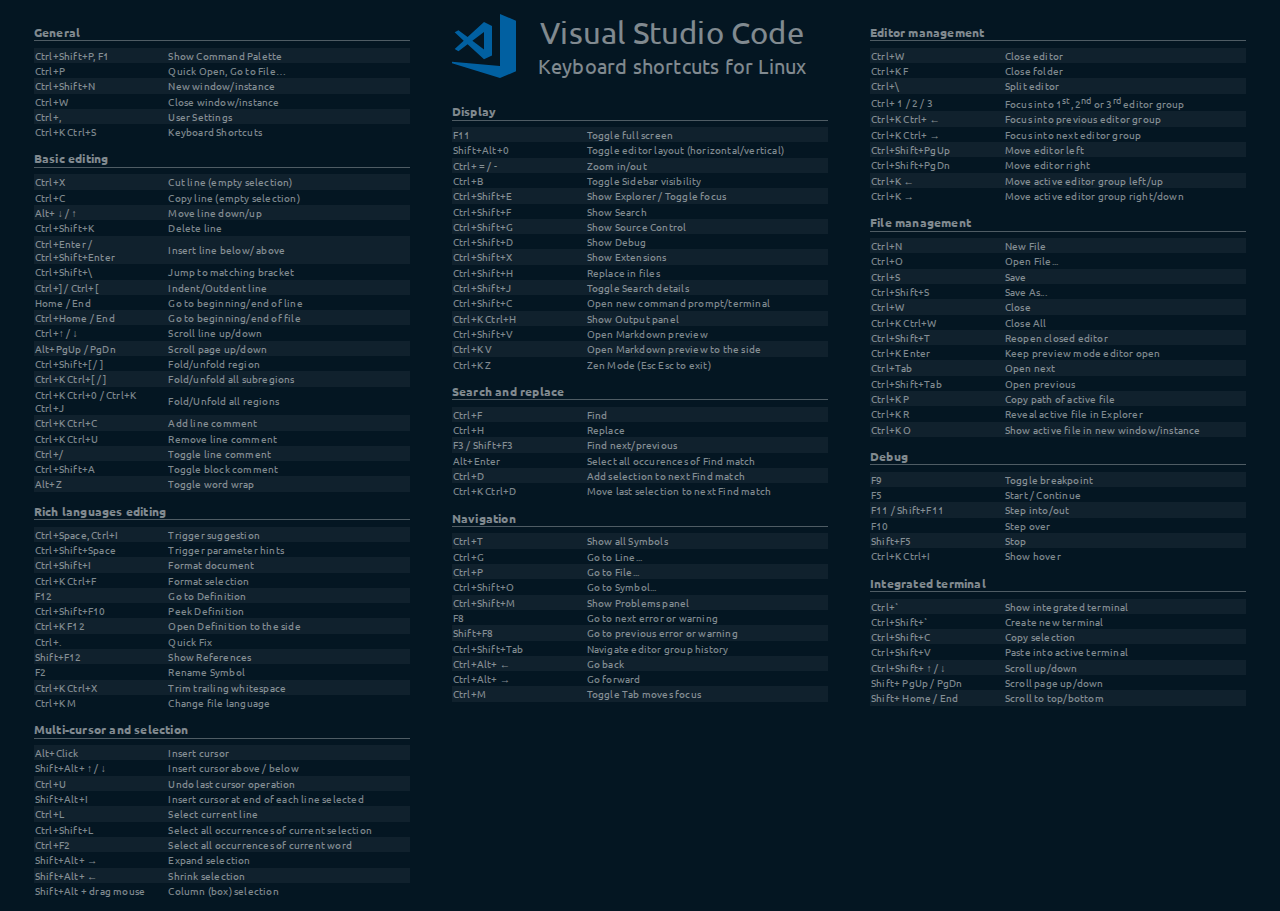
<file: shortcuts/linux.html>
<!DOCTYPE html>
<html lang="en">
  <head>
    <meta charset="UTF-8" />
    <meta name="viewport" content="width=device-width, initial-scale=1.0" />
    <title>Visual Studio Code Keybord Shortcuts</title>
    <meta
      name="twitter:image:src"
      content="https://repository-images.githubusercontent.com/183981860/42284300-6a7a-11e9-8801-572f40cc9296"
    />
    <meta name="twitter:card" content="summary_large_image" />
    <meta name="twitter:title" content="Visual Studio Code Keybord Shortcuts" />
    <meta
      property="og:image"
      content="https://repository-images.githubusercontent.com/183981860/42284300-6a7a-11e9-8801-572f40cc9296"
    />
    <meta property="og:type" content="object" />
    <meta property="og:title" content="Visual Studio Code Keybord Shortcuts" />

    <link rel="preconnect" href="https://fonts.googleapis.com">
    <link rel="preconnect" href="https://fonts.gstatic.com" crossorigin>
    <link href="https://fonts.googleapis.com/css2?family=Ubuntu:wght@300&display=swap" rel="stylesheet"> 
    
    <link rel="stylesheet" href="assets/style.css">
  </head>

  <body>
    <div id="wrap">
      <div class="column">
        <h3>General</h3>
        <table class="shortcut">
          <tbody>
            <tr>
              <th>Ctrl+Shift+P, F1</th>
              <td>Show Command Palette</td>
            </tr>
            <tr>
              <th>Ctrl+P</th>
              <td>Quick Open, Go to File…</td>
            </tr>
            <tr>
              <th>Ctrl+Shift+N</th>
              <td>New window/instance</td>
            </tr>
            <tr>
              <th>Ctrl+W</th>
              <td>Close window/instance</td>
            </tr>
            <tr>
              <th>Ctrl+,</th>
              <td>User Settings</td>
            </tr>
            <tr>
              <th>Ctrl+K Ctrl+S</th>
              <td>Keyboard Shortcuts</td>
            </tr>
          </tbody>
        </table>

        <h3>Basic editing</h3>
        <table class="shortcut">
          <tbody>
            <tr>
              <th>Ctrl+X</th>
              <td>Cut line (empty selection)</td>
            </tr>
            <tr>
              <th>Ctrl+C</th>
              <td>Copy line (empty selection)</td>
            </tr>
            <tr>
              <th>Alt+ ↓ / ↑</th>
              <td>Move line down/up</td>
            </tr>
            <tr>
              <th>Ctrl+Shift+K</th>
              <td>Delete line</td>
            </tr>
            <tr>
              <th>Ctrl+Enter / Ctrl+Shift+Enter</th>
              <td>Insert line below/ above</td>
            </tr>
            <tr>
              <th>Ctrl+Shift+\</th>
              <td>Jump to matching bracket</td>
            </tr>
            <tr>
              <th>Ctrl+] / Ctrl+[</th>
              <td>Indent/Outdent line</td>
            </tr>
            <tr>
              <th>Home / End</th>
              <td>Go to beginning/end of line</td>
            </tr>
            <tr>
              <th>Ctrl+Home / End</th>
              <td>Go to beginning/end of file</td>
            </tr>
            <tr>
              <th>Ctrl+↑ / ↓</th>
              <td>Scroll line up/down</td>
            </tr>
            <tr>
              <th>Alt+PgUp / PgDn</th>
              <td>Scroll page up/down</td>
            </tr>
            <tr>
              <th>Ctrl+Shift+[ / ]</th>
              <td>Fold/unfold region</td>
            </tr>
            <tr>
              <th>Ctrl+K Ctrl+[ / ]</th>
              <td>Fold/unfold all subregions</td>
            </tr>
            <tr>
              <th>Ctrl+K Ctrl+0 / Ctrl+K Ctrl+J</th>
              <td>Fold/Unfold all regions</td>
            </tr>
            <tr>
              <th>Ctrl+K Ctrl+C</th>
              <td>Add line comment</td>
            </tr>
            <tr>
              <th>Ctrl+K Ctrl+U</th>
              <td>Remove line comment</td>
            </tr>
            <tr>
              <th>Ctrl+/</th>
              <td>Toggle line comment</td>
            </tr>
            <tr>
              <th>Ctrl+Shift+A</th>
              <td>Toggle block comment</td>
            </tr>
            <tr>
              <th>Alt+Z</th>
              <td>Toggle word wrap</td>
            </tr>
          </tbody>
        </table>

        <h3>Rich languages editing</h3>

        <table class="shortcut">
          <tbody>
            <tr>
              <th>Ctrl+Space, Ctrl+I</th>
              <td>Trigger suggestion</td>
            </tr>
            <tr>
              <th>Ctrl+Shift+Space</th>
              <td>Trigger parameter hints</td>
            </tr>
            <tr>
              <th>Ctrl+Shift+I</th>
              <td>Format document</td>
            </tr>
            <tr>
              <th>Ctrl+K Ctrl+F</th>
              <td>Format selection</td>
            </tr>
            <tr>
              <th>F12</th>
              <td>Go to Definition</td>
            </tr>
            <tr>
              <th>Ctrl+Shift+F10</th>
              <td>Peek Definition</td>
            </tr>
            <tr>
              <th>Ctrl+K F12</th>
              <td>Open Definition to the side</td>
            </tr>
            <tr>
              <th>Ctrl+.</th>
              <td>Quick Fix</td>
            </tr>
            <tr>
              <th>Shift+F12</th>
              <td>Show References</td>
            </tr>
            <tr>
              <th>F2</th>
              <td>Rename Symbol</td>
            </tr>
            <tr>
              <th>Ctrl+K Ctrl+X</th>
              <td>Trim trailing whitespace</td>
            </tr>
            <tr>
              <th>Ctrl+K M</th>
              <td>Change file language</td>
            </tr>
          </tbody>
        </table>
        
        <h3>Multi-cursor and selection</h3>

        <table class="shortcut">
          <tbody>
            <tr>
              <th>Alt+Click</th>
              <td>Insert cursor</td> <!-- Add Asterick/Footnote Here -->
            </tr>
            <tr>
              <th>Shift+Alt+ ↑ / ↓</th>
              <td>Insert cursor above / below</td>
            </tr>
            <tr>
              <th>Ctrl+U</th>
              <td>Undo last cursor operation</td>
            </tr>
            <tr>
              <th>Shift+Alt+I</th>
              <td>Insert cursor at end of each line selected</td>
            </tr>
            <tr>
              <th>Ctrl+L</th>
              <td>Select current line</td>
            </tr>
            <tr>
              <th>Ctrl+Shift+L</th>
              <td>Select all occurrences of current selection</td>
            </tr>
            <tr>
              <th>Ctrl+F2</th>
              <td>Select all occurrences of current word</td>
            </tr>
            <tr>
              <th>Shift+Alt+ →</th>
              <td>Expand selection</td>
            </tr>
            <tr>
              <th>Shift+Alt+ ←</th>
              <td>Shrink selection</td>
            </tr>
            <tr>
              <th>Shift+Alt + drag mouse</th>
              <td>Column (box) selection</td>
            </tr>
          </tbody>
        </table>
      </div>

      <div class="column">
        <div class="logo-title">
          <svg
            class="logo"
            xmlns="http://www.w3.org/2000/svg"
            viewBox="0 0 24 24"
          >
            <defs>
              <style>
                .icon-canvas-transparent {
                  fill: #f6f6f6;
                  opacity: 0;
                }
                .icon-white {
                  fill: rgb(0, 122, 204);
                  opacity: 0.75;
                }
              </style>
            </defs>
            <title>BrandVisualStudioCode2017RTW_24x_white_24x</title>
            <path class="icon-canvas-transparent" d="M24,0V24H0V0Z" />
            <path
              class="icon-white"
              d="M24,2.5V21.5L18,24,0,18.5v-.561l18,1.545V0ZM1,13.111,4.385,10,1,6.889l1.418-.827L5.853,8.65,12,3l3,1.456V15.544L12,17,5.853,11.35,2.419,13.939ZM7.644,10,12,13.283V6.717Z"
            />
          </svg>
          <div class="title">
            <h1>Visual Studio Code</h1>
            <h2>Keyboard shortcuts for Linux</h2>
          </div>
        </div>
        <h3>Display</h3>

        <table class="shortcut">
          <tbody>
            <tr>
              <th>F11</th>
              <td>Toggle full screen</td>
            </tr>
            <tr>
              <th>Shift+Alt+0</th>
              <td>Toggle editor layout (horizontal/vertical)</td>
            </tr>
            <tr>
              <th>Ctrl+ = / -</th>
              <td>Zoom in/out</td>
            </tr>
            <tr>
              <th>Ctrl+B</th>
              <td>Toggle Sidebar visibility</td>
            </tr>
            <tr>
              <th>Ctrl+Shift+E</th>
              <td>Show Explorer / Toggle focus</td>
            </tr>
            <tr>
              <th>Ctrl+Shift+F</th>
              <td>Show Search</td>
            </tr>
            <tr>
              <th>Ctrl+Shift+G</th>
              <td>Show Source Control</td>
            </tr>
            <tr>
              <th>Ctrl+Shift+D</th>
              <td>Show Debug</td>
            </tr>
            <tr>
              <th>Ctrl+Shift+X</th>
              <td>Show Extensions</td>
            </tr>
            <tr>
              <th>Ctrl+Shift+H</th>
              <td>Replace in files</td>
            </tr>
            <tr>
              <th>Ctrl+Shift+J</th>
              <td>Toggle Search details</td>
            </tr>
            <tr>
              <th>Ctrl+Shift+C</th>
              <td>Open new command prompt/terminal</td>
            </tr>
            <tr>
              <th>Ctrl+K Ctrl+H</th>
              <td>Show Output panel</td>
            </tr>
            <tr>
              <th>Ctrl+Shift+V</th>
              <td>Open Markdown preview</td>
            </tr>
            <tr>
              <th>Ctrl+K V</th>
              <td>Open Markdown preview to the side</td>
            </tr>
            <tr>
              <th>Ctrl+K Z</th>
              <td>Zen Mode (Esc Esc to exit)</td>
            </tr>
          </tbody>
        </table>

        <h3>Search and replace</h3>

        <table class="shortcut">
          <tbody>
            <tr>
              <th>Ctrl+F</th>
              <td>Find</td>
            </tr>
            <tr>
              <th>Ctrl+H</th>
              <td>Replace</td>
            </tr>
            <tr>
              <th>F3 / Shift+F3</th>
              <td>Find next/previous</td>
            </tr>
            <tr>
              <th>Alt+Enter</th>
              <td>Select all occurences of Find match</td>
            </tr>
            <tr>
              <th>Ctrl+D</th>
              <td>Add selection to next Find match</td>
            </tr>
            <tr>
              <th>Ctrl+K Ctrl+D</th>
              <td>Move last selection to next Find match</td>
            </tr>
          </tbody>
        </table>

        <h3>Navigation</h3>

        <table class="shortcut">
          <tbody>
            <tr>
              <th>Ctrl+T</th>
              <td>Show all Symbols</td>
            </tr>
            <tr>
              <th>Ctrl+G</th>
              <td>Go to Line...</td>
            </tr>
            <tr>
              <th>Ctrl+P</th>
              <td>Go to File...</td>
            </tr>
            <tr>
              <th>Ctrl+Shift+O</th>
              <td>Go to Symbol...</td>
            </tr>
            <tr>
              <th>Ctrl+Shift+M</th>
              <td>Show Problems panel</td>
            </tr>
            <tr>
              <th>F8</th>
              <td>Go to next error or warning</td>
            </tr>
            <tr>
              <th>Shift+F8</th>
              <td>Go to previous error or warning</td>
            </tr>
            <tr>
              <th>Ctrl+Shift+Tab</th>
              <td>Navigate editor group history</td>
            </tr>
            <tr>
              <th>Ctrl+Alt+ ←</th>
              <td>Go back</td>
            </tr>
            <tr>
              <th>Ctrl+Alt+ →</th>
              <td>Go forward</td>
            </tr>
            <tr>
              <th>Ctrl+M</th>
              <td>Toggle Tab moves focus</td>
            </tr>
          </tbody>
        </table>
      </div>

      <div class="column">
        <h3>Editor management</h3>

        <table class="shortcut">
          <tbody>
            <tr>
              <th>Ctrl+W</th>
              <td>Close editor</td>
            </tr>
            <tr>
              <th>Ctrl+K F</th>
              <td>Close folder</td>
            </tr>
            <tr>
              <th>Ctrl+\</th>
              <td>Split editor</td>
            </tr>
            <tr>
              <th>Ctrl+ 1 / 2 / 3</th>
              <td>Focus into 1<sup>st</sup>, 2<sup>nd</sup> or 3<sup>rd</sup> editor group</td>
            </tr>
            <tr>
              <th>Ctrl+K Ctrl+ ←</th>
              <td>Focus into previous editor group</td>
            </tr>
            <tr>
              <th>Ctrl+K Ctrl+ →</th>
              <td>Focus into next editor group</td>
            </tr>
            <tr>
              <th>Ctrl+Shift+PgUp</th>
              <td>Move editor left</td>
            </tr>
            <tr>
              <th>Ctrl+Shift+PgDn</th>
              <td>Move editor right</td>
            </tr>
            <tr>
              <th>Ctrl+K ←</th>
              <td>Move active editor group left/up</td>
            </tr>
            <tr>
              <th>Ctrl+K →</th>
              <td>Move active editor group right/down</td>
            </tr>
          </tbody>
        </table>

        <h3>File management</h3>

        <table class="shortcut">
          <tbody>
            <tr>
              <th>Ctrl+N</th>
              <td>New File</td>
            </tr>
            <tr>
              <th>Ctrl+O</th>
              <td>Open File...</td>
            </tr>
            <tr>
              <th>Ctrl+S</th>
              <td>Save</td>
            </tr>
            <tr>
              <th>Ctrl+Shift+S</th>
              <td>Save As...</td>
            </tr>
            <tr>
              <th>Ctrl+W</th>
              <td>Close</td>
            </tr>
            <tr>
              <th>Ctrl+K Ctrl+W</th>
              <td>Close All</td>
            </tr>
            <tr>
              <th>Ctrl+Shift+T</th>
              <td>Reopen closed editor</td>
            </tr>
            <tr>
              <th>Ctrl+K Enter</th>
              <td>Keep preview mode editor open</td>
            </tr>
            <tr>
              <th>Ctrl+Tab</th>
              <td>Open next</td>
            </tr>
            <tr>
              <th>Ctrl+Shift+Tab</th>
              <td>Open previous</td>
            </tr>
            <tr>
              <th>Ctrl+K P</th>
              <td>Copy path of active file</td>
            </tr>
            <tr>
              <th>Ctrl+K R</th>
              <td>Reveal active file in Explorer</td>
            </tr>
            <tr>
              <th>Ctrl+K O</th>
              <td>Show active file in new window/instance</td>
            </tr>
          </tbody>
        </table>

        <h3>Debug</h3>

        <table class="shortcut">
          <tbody>
            <tr>
              <th>F9</th>
              <td>Toggle breakpoint</td>
            </tr>
            <tr>
              <th>F5</th>
              <td>Start / Continue</td>
            </tr>
            <tr>
              <th>F11 / Shift+F11</th>
              <td>Step into/out</td>
            </tr>
            <tr>
              <th>F10</th>
              <td>Step over</td>
            </tr>
            <tr>
              <th>Shift+F5</th>
              <td>Stop</td>
            </tr>
            <tr>
              <th>Ctrl+K Ctrl+I</th>
              <td>Show hover</td>
            </tr>
          </tbody>
        </table>

        <h3>Integrated terminal</h3>

        <table class="shortcut">
          <tbody>
            <tr>
              <th>Ctrl+`</th>
              <td>Show integrated terminal</td>
            </tr>
            <tr>
              <th>Ctrl+Shift+`</th>
              <td>Create new terminal</td>
            </tr>
            <tr>
              <th>Ctrl+Shift+C</th>
              <td>Copy selection</td>
            </tr>
            <tr>
              <th>Ctrl+Shift+V</th>
              <td>Paste into active terminal</td>
            </tr>
            <tr>
              <th>Ctrl+Shift+ ↑ / ↓</th>
              <td>Scroll up/down</td>
            </tr>
            <tr>
              <th>Shift+ PgUp / PgDn</th>
              <td>Scroll page up/down</td>
            </tr>
            <tr>
              <th>Shift+ Home / End</th>
              <td>Scroll to top/bottom</td>
            </tr>
          </tbody>
        </table>
      </div>
    </div>
    <script>
      var timer = 0;
      function setSize() {
        var viewWidth = window.innerWidth;
        var viewHeight = window.innerHeight;
        var html = document.getElementsByTagName('html')[0];
        var fontSize = Math.min(viewWidth * 0.008, viewHeight * 0.012);
        html.style.fontSize = String(fontSize) + 'px';
      }
      setSize();
      window.onresize = function() {
        if (timer > 0) {
          clearTimeout(timer);
        }
        timer = setTimeout(setSize, 200);
      };
    </script>
  </body>
</html>
</file>
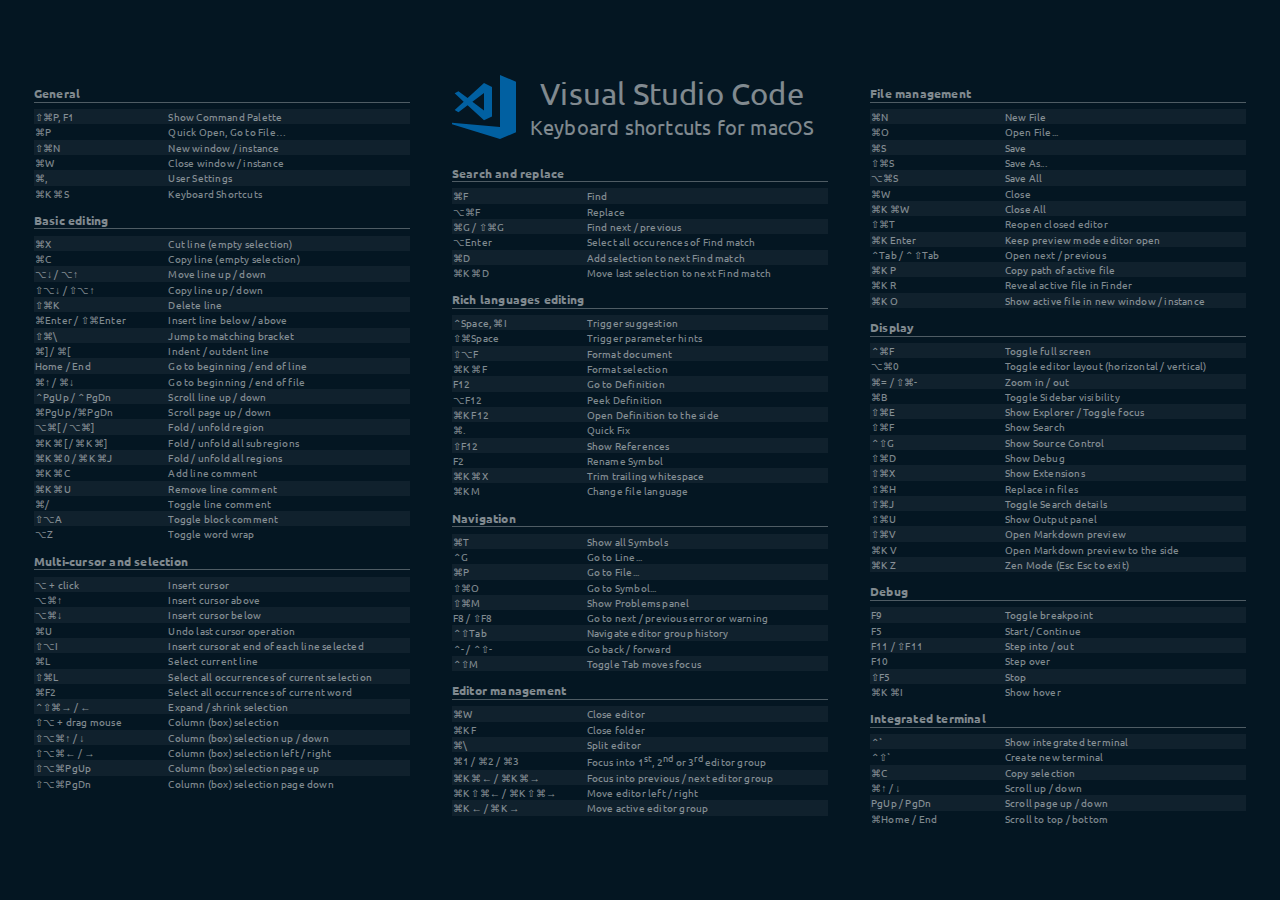
<file: shortcuts/mac.html>
<!DOCTYPE html>
<html lang="en">
  <head>
    <meta charset="UTF-8" />
    <meta name="viewport" content="width=device-width, initial-scale=1.0" />
    <title>Visual Studio Code Keybord Shortcuts</title>
    <meta
      name="twitter:image:src"
      content="https://repository-images.githubusercontent.com/183981860/42284300-6a7a-11e9-8801-572f40cc9296"
    />
    <meta name="twitter:card" content="summary_large_image" />
    <meta name="twitter:title" content="Visual Studio Code Keybord Shortcuts" />
    <meta
      property="og:image"
      content="https://repository-images.githubusercontent.com/183981860/42284300-6a7a-11e9-8801-572f40cc9296"
    />
    <meta property="og:type" content="object" />
    <meta property="og:title" content="Visual Studio Code Keybord Shortcuts" />

    <link rel="preconnect" href="https://fonts.googleapis.com">
    <link rel="preconnect" href="https://fonts.gstatic.com" crossorigin>
    <link href="https://fonts.googleapis.com/css2?family=Ubuntu:wght@300&display=swap" rel="stylesheet"> 
    
    <link rel="stylesheet" href="assets/style.css">
  </head>

  <body>
    <div id="wrap">
      <div class="column">
        <h3>General</h3>
        <table class="shortcut">
          <tbody>
            <tr>
              <th>⇧⌘P, F1</th>
              <td>Show Command Palette</td>
            </tr>
            <tr>
              <th>⌘P</th>
              <td>Quick Open, Go to File…</td>
            </tr>
            <tr>
              <th>⇧⌘N</th>
              <td>New window / instance</td>
            </tr>
            <tr>
              <th>⌘W</th>
              <td>Close window / instance</td>
            </tr>
            <tr>
              <th>⌘,</th>
              <td>User Settings</td>
            </tr>
            <tr>
              <th>⌘K ⌘S</th>
              <td>Keyboard Shortcuts</td>
            </tr>
          </tbody>
        </table>

        <h3>Basic editing</h3>
        <table class="shortcut">
          <tbody>
            <tr>
              <th>⌘X</th>
              <td>Cut line (empty selection)</td>
            </tr>
            <tr>
              <th>⌘C</th>
              <td>Copy line (empty selection)</td>
            </tr>
            <tr>
              <th>⌥↓ / ⌥↑</th>
              <td>Move line up / down</td>
            </tr>
            <tr>
              <th>⇧⌥↓ / ⇧⌥↑</th>
              <td>Copy line up / down</td>
            </tr>
            <tr>
              <th>⇧⌘K</th>
              <td>Delete line</td>
            </tr>
            <tr>
              <th>⌘Enter / ⇧⌘Enter</th>
              <td>Insert line below / above</td>
            </tr>
            <tr>
              <th>⇧⌘\</th>
              <td>Jump to matching bracket</td>
            </tr>
            <tr>
              <th>⌘] / ⌘[</th>
              <td>Indent / outdent line</td>
            </tr>
            <tr>
              <th>Home / End</th>
              <td>Go to beginning / end of line</td>
            </tr>
            <tr>
              <th>⌘↑ / ⌘↓ </th>
              <td>Go to beginning / end of file</td>
            </tr>
            <tr>
              <th>⌃PgUp / ⌃PgDn</th>
              <td>Scroll line up / down</td>
            </tr>
            <tr>
              <th>⌘PgUp /⌘PgDn</th>
              <td>Scroll page up / down</td>
            </tr>
            <tr>
              <th>⌥⌘[ / ⌥⌘]</th>
              <td>Fold / unfold region</td>
            </tr>
            <tr>
              <th>⌘K ⌘[ / ⌘K ⌘]</th>
              <td>Fold / unfold all subregions</td>
            </tr>
            <tr>
              <th>⌘K ⌘0 / ⌘K ⌘J</th>
              <td>Fold / unfold all regions</td>
            </tr>
            <tr>
              <th>⌘K ⌘C</th>
              <td>Add line comment</td>
            </tr>
            <tr>
              <th>⌘K ⌘U</th>
              <td>Remove line comment</td>
            </tr>
            <tr>
              <th>⌘/</th>
              <td>Toggle line comment</td>
            </tr>
            <tr>
              <th>⇧⌥A</th>
              <td>Toggle block comment</td>
            </tr>
            <tr>
              <th>⌥Z</th>
              <td>Toggle word wrap</td>
            </tr>
          </tbody>
        </table>

        <h3>Multi-cursor and selection</h3>

        <table class="shortcut">
          <tbody>
            <tr>
              <th>⌥ + click</th>
              <td>Insert cursor</td>
            </tr>
            <tr>
              <th>⌥⌘↑</th>
              <td>Insert cursor above</td>
            </tr>
            <tr>
              <th>⌥⌘↓</th>
              <td>Insert cursor below</td>
            </tr>
            <tr>
              <th>⌘U</th>
              <td>Undo last cursor operation</td>
            </tr>
            <tr>
              <th>⇧⌥I</th>
              <td>Insert cursor at end of each line selected</td>
            </tr>
            <tr>
              <th>⌘L</th>
              <td>Select current line</td>
            </tr>
            <tr>
              <th>⇧⌘L</th>
              <td>Select all occurrences of current selection</td>
            </tr>
            <tr>
              <th>⌘F2</th>
              <td>Select all occurrences of current word</td>
            </tr>
            <tr>
              <th>⌃⇧⌘→ / ←</th>
              <td>Expand / shrink selection</td>
            </tr>
            <tr>
              <th>⇧⌥ + drag mouse</th>
              <td>Column (box) selection</td>
            </tr>
            <tr>
              <th>⇧⌥⌘↑ / ↓</th>
              <td>Column (box) selection up / down</td>
            </tr>
            <tr>
              <th>⇧⌥⌘← / →</th>
              <td>Column (box) selection left / right</td>
            </tr>
            <tr>
              <th>⇧⌥⌘PgUp</th>
              <td>Column (box) selection page up</td>
            </tr>
            <tr>
              <th>⇧⌥⌘PgDn</th>
              <td>Column (box) selection page down</td>
            </tr>
          </tbody>
        </table>
      </div>

      <div class="column">
        <div class="logo-title">
          <svg
            class="logo"
            xmlns="http://www.w3.org/2000/svg"
            viewBox="0 0 24 24"
          >
            <defs>
              <style>
                .icon-canvas-transparent {
                  fill: #f6f6f6;
                  opacity: 0;
                }
                .icon-white {
                  fill: rgb(0, 122, 204);
                  opacity: .75;
                }
              </style>
            </defs>
            <title>BrandVisualStudioCode2017RTW_24x_white_24x</title>
            <path class="icon-canvas-transparent" d="M24,0V24H0V0Z" />
            <path
              class="icon-white"
              d="M24,2.5V21.5L18,24,0,18.5v-.561l18,1.545V0ZM1,13.111,4.385,10,1,6.889l1.418-.827L5.853,8.65,12,3l3,1.456V15.544L12,17,5.853,11.35,2.419,13.939ZM7.644,10,12,13.283V6.717Z"
            />
          </svg>
          <div class="title">
            <h1>Visual Studio Code</h1>
            <h2>Keyboard shortcuts for macOS</h2>
          </div>
        </div>
        <h3>Search and replace</h3>

        <table class="shortcut">
          <tbody>
            <tr>
              <th>⌘F</th>
              <td>Find</td>
            </tr>
            <tr>
              <th>⌥⌘F</th>
              <td>Replace</td>
            </tr>
            <tr>
              <th>⌘G / ⇧⌘G</th>
              <td>Find next / previous</td>
            </tr>
            <tr>
              <th>⌥Enter</th>
              <td>Select all occurences of Find match</td>
            </tr>
            <tr>
              <th>⌘D</th>
              <td>Add selection to next Find match</td>
            </tr>
            <tr>
              <th>⌘K ⌘D</th>
              <td>Move last selection to next Find match</td>
            </tr>
          </tbody>
        </table>

        <h3>Rich languages editing</h3>

        <table class="shortcut">
          <tbody>
            <tr>
              <th>⌃Space, ⌘I</th>
              <td>Trigger suggestion</td>
            </tr>
            <tr>
              <th>⇧⌘Space</th>
              <td>Trigger parameter hints</td>
            </tr>
            <tr>
              <th>⇧⌥F</th>
              <td>Format document</td>
            </tr>
            <tr>
              <th>⌘K ⌘F</th>
              <td>Format selection</td>
            </tr>
            <tr>
              <th>F12</th>
              <td>Go to Definition</td>
            </tr>
            <tr>
              <th>⌥F12</th>
              <td>Peek Definition</td>
            </tr>
            <tr>
              <th>⌘K F12</th>
              <td>Open Definition to the side</td>
            </tr>
            <tr>
              <th>⌘.</th>
              <td>Quick Fix</td>
            </tr>
            <tr>
              <th>⇧F12</th>
              <td>Show References</td>
            </tr>
            <tr>
              <th>F2</th>
              <td>Rename Symbol</td>
            </tr>
            <tr>
              <th>⌘K ⌘X</th>
              <td>Trim trailing whitespace</td>
            </tr>
            <tr>
              <th>⌘K M</th>
              <td>Change file language</td>
            </tr>
          </tbody>
        </table>

        <h3>Navigation</h3>

        <table class="shortcut">
          <tbody>
            <tr>
              <th>⌘T</th>
              <td>Show all Symbols</td>
            </tr>
            <tr>
              <th>⌃G</th>
              <td>Go to Line...</td>
            </tr>
            <tr>
              <th>⌘P</th>
              <td>Go to File...</td>
            </tr>
            <tr>
              <th>⇧⌘O</th>
              <td>Go to Symbol...</td>
            </tr>
            <tr>
              <th>⇧⌘M</th>
              <td>Show Problems panel</td> 
            </tr>
            <tr>
              <th>F8 / ⇧F8</th>
              <td>Go to next / previous error or warning</td>
            </tr>
            <tr>
              <th>⌃⇧Tab</th>
              <td>Navigate editor group history</td>
            </tr>
            <tr>
              <th>⌃- / ⌃⇧-</th>
              <td>Go back / forward</td>
            </tr>
            <tr>
              <th>⌃⇧M</th>
              <td>Toggle Tab moves focus</td>
            </tr>
          </tbody>
        </table>

        <h3>Editor management</h3>

        <table class="shortcut">
          <tbody>
            <tr>
              <th>⌘W</th>
              <td>Close editor</td>
            </tr>
            <tr>
              <th>⌘K F</th>
              <td>Close folder</td>
            </tr>
            <tr>
              <th>⌘\</th>
              <td>Split editor</td>
            </tr>
            <tr>
              <th>⌘1 / ⌘2 / ⌘3</th>
              <td>Focus into 1<sup>st</sup>, 2<sup>nd</sup> or 3<sup>rd</sup> editor group</td>
            </tr>
            <tr>
              <th>⌘K ⌘← / ⌘K ⌘→</th>
              <td>Focus into previous / next editor group</td>
            </tr>
            <tr>
              <th>⌘K ⇧⌘← / ⌘K ⇧⌘→</th>
              <td>Move editor left / right</td>
            </tr>
            <tr>
              <th>⌘K ← / ⌘K →</th>
              <td>Move active editor group</td>
            </tr>
          </tbody>
        </table>
      </div>

      <div class="column">
        <h3>File management</h3>
        <table class="shortcut">
          <tbody>
            <tr>
              <th>⌘N</th>
              <td>New File</td>
            </tr>
            <tr>
              <th>⌘O</th>
              <td>Open File...</td>
            </tr>
            <tr>
              <th>⌘S</th>
              <td>Save</td>
            </tr>
            <tr>
              <th>⇧⌘S</th>
              <td>Save As...</td>
            </tr>
            <tr>
              <th>⌥⌘S</th>
              <td>Save All</td>
            </tr>
            <tr>
              <th>⌘W</th>
              <td>Close</td>
            </tr>
            <tr>
              <th>⌘K ⌘W</th>
              <td>Close All</td>
            </tr>
            <tr>
              <th>⇧⌘T</th>
              <td>Reopen closed editor</td>
            </tr>
            <tr>
              <th>⌘K Enter</th>
              <td>Keep preview mode editor open</td>
            </tr>
            <tr>
              <th>⌃Tab / ⌃⇧Tab</th>
              <td>Open next / previous</td>
            </tr>
            <tr>
              <th>⌘K P</th>
              <td>Copy path of active file</td>
            </tr>
            <tr>
              <th>⌘K R</th>
              <td>Reveal active file in Finder</td>
            </tr>
            <tr>
              <th>⌘K O</th>
              <td>Show active file in new window / instance</td>
            </tr>
          </tbody>
        </table>

        <h3>Display</h3>

        <table class="shortcut">
          <tbody>
            <tr>
              <th>⌃⌘F</th>
              <td>Toggle full screen</td>
            </tr>
            <tr>
              <th>⌥⌘0</th>
              <td>Toggle editor layout (horizontal / vertical)</td>
            </tr>
            <tr>
              <th>⌘= / ⇧⌘-</th>
              <td>Zoom in / out</td>
            </tr>
            <tr>
              <th>⌘B</th>
              <td>Toggle Sidebar visibility</td>
            </tr>
            <tr>
              <th>⇧⌘E</th>
              <td>Show Explorer / Toggle focus</td>
            </tr>
            <tr>
              <th>⇧⌘F</th>
              <td>Show Search</td>
            </tr>
            <tr>
              <th>⌃⇧G</th>
              <td>Show Source Control</td>
            </tr>
            <tr>
              <th>⇧⌘D</th>
              <td>Show Debug</td>
            </tr>
            <tr>
              <th>⇧⌘X</th>
              <td>Show Extensions</td>
            </tr>
            <tr>
              <th>⇧⌘H</th>
              <td>Replace in files</td>
            </tr>
            <tr>
              <th>⇧⌘J</th>
              <td>Toggle Search details</td>
            </tr>
            <tr>
              <th>⇧⌘U</th>
              <td>Show Output panel</td>
            </tr>
            <tr>
              <th>⇧⌘V</th>
              <td>Open Markdown preview</td>
            </tr>
            <tr>
              <th>⌘K V</th>
              <td>Open Markdown preview to the side</td>
            </tr>
            <tr>
              <th>⌘K Z</th>
              <td>Zen Mode (Esc Esc to exit)</td>
            </tr>
          </tbody>
        </table>

        <h3>Debug</h3>

        <table class="shortcut">
          <tbody>
            <tr>
              <th>F9</th>
              <td>Toggle breakpoint</td>
            </tr>
            <tr>
              <th>F5</th>
              <td>Start / Continue</td>
            </tr>
            <tr>
              <th>F11 / ⇧F11</th>
              <td>Step into / out</td>
            </tr>
            <tr>
              <th>F10</th>
              <td>Step over</td>
            </tr>
            <tr>
              <th>⇧F5</th>
              <td>Stop</td>
            </tr>
            <tr>
              <th>⌘K ⌘I</th>
              <td>Show hover</td>
            </tr>
          </tbody>
        </table>

        <h3>Integrated terminal</h3>

        <table class="shortcut">
          <tbody>
            <tr>
              <th>⌃`</th>
              <td>Show integrated terminal</td>
            </tr>
            <tr>
              <th>⌃⇧`</th>
              <td>Create new terminal</td>
            </tr>
            <tr>
              <th>⌘C</th>
              <td>Copy selection</td>
            </tr>
            <tr>
              <th>⌘↑ / ↓ </th>
              <td>Scroll up / down</td>
            </tr>
            <tr>
              <th>PgUp / PgDn</th>
              <td>Scroll page up / down</td>
            </tr>
            <tr>
              <th>⌘Home / End</th>
              <td>Scroll to top / bottom</td>
            </tr>
          </tbody>
        </table>
      </div>
    </div>
    <script>
      var timer = 0;
      function setSize() {
        var viewWidth = window.innerWidth;
        var viewHeight = window.innerHeight;
        var html = document.getElementsByTagName('html')[0];
        var fontSize = Math.min(viewWidth * 0.008, viewHeight * 0.012);
        html.style.fontSize = String(fontSize) + 'px';
      }
      setSize();
      window.onresize = function() {
        if (timer > 0) {
          clearTimeout(timer);
        }
        timer = setTimeout(setSize, 200);
      };
    </script>
  </body>
</html>
</file>
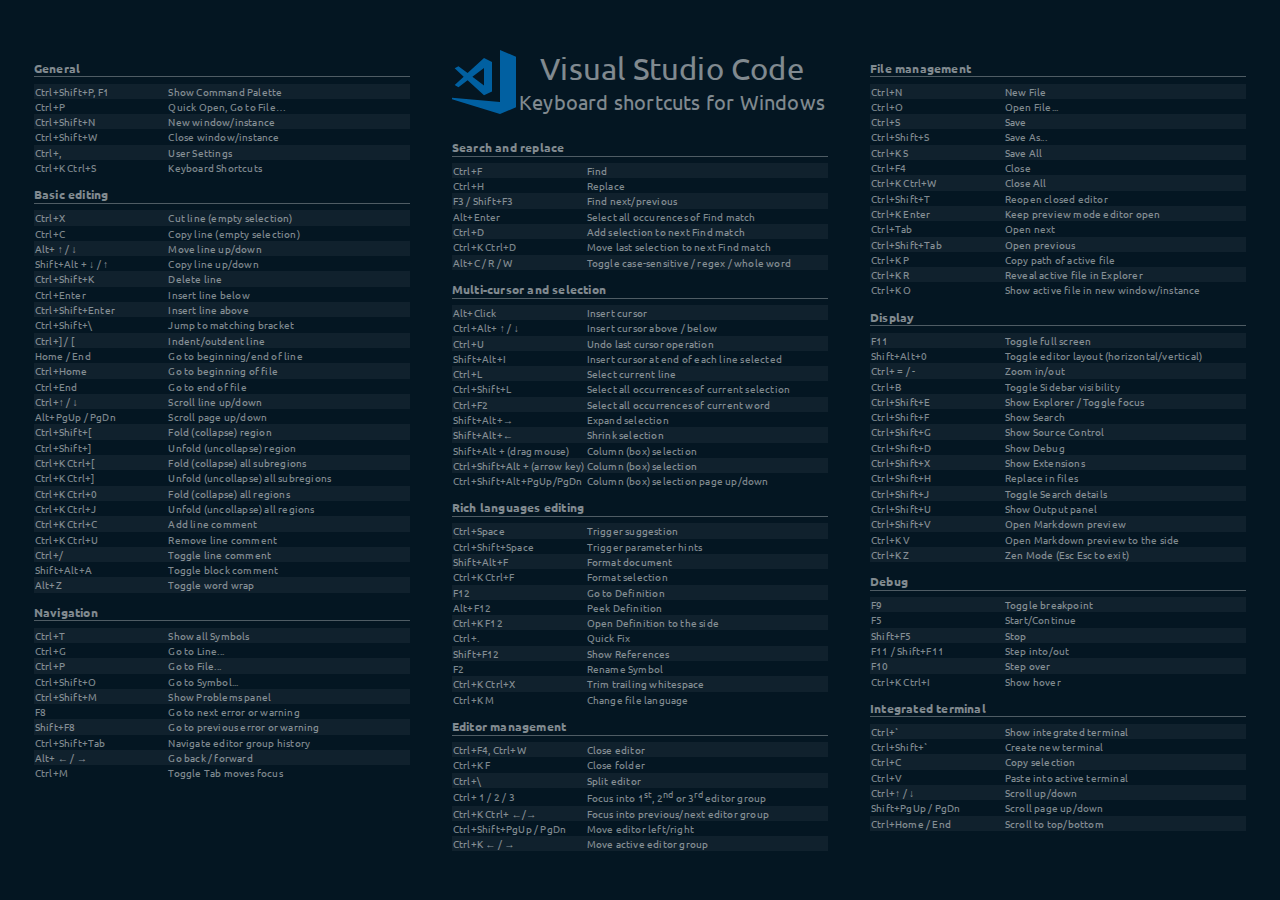
<file: shortcuts/windows.html>
<!DOCTYPE html>
<html lang="en">
  <head>
    <meta charset="UTF-8" />
    <meta name="viewport" content="width=device-width, initial-scale=1.0" />
    <title>Visual Studio Code Keybord Shortcuts</title>
    <meta
      name="twitter:image:src"
      content="https://repository-images.githubusercontent.com/183981860/42284300-6a7a-11e9-8801-572f40cc9296"
    />
    <meta name="twitter:card" content="summary_large_image" />
    <meta name="twitter:title" content="Visual Studio Code Keybord Shortcuts" />
    <meta
      property="og:image"
      content="https://repository-images.githubusercontent.com/183981860/42284300-6a7a-11e9-8801-572f40cc9296"
    />
    <meta property="og:type" content="object" />
    <meta property="og:title" content="Visual Studio Code Keybord Shortcuts" />

    <link rel="preconnect" href="https://fonts.googleapis.com">
    <link rel="preconnect" href="https://fonts.gstatic.com" crossorigin>
    <link href="https://fonts.googleapis.com/css2?family=Ubuntu:wght@300&display=swap" rel="stylesheet"> 
    
    <link rel="stylesheet" href="assets/style.css">
  </head>

  <body>
    <div id="wrap">
      <div class="column">
        <h3>General</h3>
        <table class="shortcut">
          <tbody>
            <tr>
              <th>Ctrl+Shift+P, F1</th>
              <td>Show Command Palette</td>
            </tr>
            <tr>
              <th>Ctrl+P</th>
              <td>Quick Open, Go to File…</td>
            </tr>
            <tr>
              <th>Ctrl+Shift+N</th>
              <td>New window/instance</td>
            </tr>
            <tr>
              <th>Ctrl+Shift+W</th>
              <td>Close window/instance</td>
            </tr>
            <tr>
              <th>Ctrl+,</th>
              <td>User Settings</td>
            </tr>
            <tr>
              <th>Ctrl+K Ctrl+S</th>
              <td>Keyboard Shortcuts</td>
            </tr>
          </tbody>
        </table>

        <h3>Basic editing</h3>
        <table class="shortcut">
          <tbody>
            <tr>
              <th>Ctrl+X</th>
              <td>Cut line (empty selection)</td>
            </tr>
            <tr>
              <th>Ctrl+C</th>
              <td>Copy line (empty selection)</td>
            </tr>
            <tr>
              <th>Alt+ ↑ / ↓</th>
              <td>Move line up/down</td>
            </tr>
            <tr>
              <th>Shift+Alt + ↓ / ↑</th>
              <td>Copy line up/down</td>
            </tr>
            <tr>
              <th>Ctrl+Shift+K</th>
              <td>Delete line</td>
            </tr>
            <tr>
              <th>Ctrl+Enter</th>
              <td>Insert line below</td>
            </tr>
            <tr>
              <th>Ctrl+Shift+Enter</th>
              <td>Insert line above</td>
            </tr>
            <tr>
              <th>Ctrl+Shift+\</th>
              <td>Jump to matching bracket</td>
            </tr>
            <tr>
              <th>Ctrl+] / [</th>
              <td>Indent/outdent line</td>
            </tr>
            <tr>
              <th>Home / End</th>
              <td>Go to beginning/end of line</td>
            </tr>
            <tr>
              <th>Ctrl+Home</th>
              <td>Go to beginning of file</td>
            </tr>
            <tr>
              <th>Ctrl+End</th>
              <td>Go to end of file</td>
            </tr>
            <tr>
              <th>Ctrl+↑ / ↓</th>
              <td>Scroll line up/down</td>
            </tr>
            <tr>
              <th>Alt+PgUp / PgDn</th>
              <td>Scroll page up/down</td>
            </tr>
            <tr>
              <th>Ctrl+Shift+[</th>
              <td>Fold (collapse) region</td>
            </tr>
            <tr>
              <th>Ctrl+Shift+]</th>
              <td>Unfold (uncollapse) region</td>
            </tr>
            <tr>
              <th>Ctrl+K Ctrl+[</th>
              <td>Fold (collapse) all subregions</td>
            </tr>
            <tr>
              <th>Ctrl+K Ctrl+]</th>
              <td>Unfold (uncollapse) all subregions</td>
            </tr>
            <tr>
              <th>Ctrl+K Ctrl+0</th>
              <td>Fold (collapse) all regions</td>
            </tr>
            <tr>
              <th>Ctrl+K Ctrl+J</th>
              <td>Unfold (uncollapse) all regions</td>
            </tr>
            <tr>
              <th>Ctrl+K Ctrl+C</th>
              <td>Add line comment</td>
            </tr>
            <tr>
              <th>Ctrl+K Ctrl+U</th>
              <td>Remove line comment</td>
            </tr>
            <tr>
              <th>Ctrl+/</th>
              <td>Toggle line comment</td>
            </tr>
            <tr>
              <th>Shift+Alt+A</th>
              <td>Toggle block comment</td>
            </tr>
            <tr>
              <th>Alt+Z</th>
              <td>Toggle word wrap</td>
            </tr>
          </tbody>
        </table>

        <h3>Navigation</h3>

        <table class="shortcut">
          <tbody>
            <tr>
              <th>Ctrl+T</th>
              <td>Show all Symbols</td>
            </tr>
            <tr>
              <th>Ctrl+G</th>
              <td>Go to Line...</td>
            </tr>
            <tr>
              <th>Ctrl+P</th>
              <td>Go to File...</td>
            </tr>
            <tr>
              <th>Ctrl+Shift+O</th>
              <td>Go to Symbol...</td>
            </tr>
            <tr>
              <th>Ctrl+Shift+M</th>
              <td>Show Problems panel</td>
            </tr>
            <tr>
              <th>F8</th>
              <td>Go to next error or warning</td>
            </tr>
            <tr>
              <th>Shift+F8</th>
              <td>Go to previous error or warning</td>
            </tr>
            <tr>
              <th>Ctrl+Shift+Tab</th>
              <td>Navigate editor group history</td>
            </tr>
            <tr>
              <th>Alt+ ← / →</th>
              <td>Go back / forward</td>
            </tr>
            <tr>
              <th>Ctrl+M</th>
              <td>Toggle Tab moves focus</td>
            </tr>
          </tbody>
        </table>
      </div>

      <div class="column">
        <div class="logo-title">
          <svg
            class="logo"
            xmlns="http://www.w3.org/2000/svg"
            viewBox="0 0 24 24"
          >
            <defs>
              <style>
                .icon-canvas-transparent {
                  fill: #f6f6f6;
                  opacity: 0;
                }
                .icon-white {
                  fill: rgb(0, 122, 204);
                  opacity: 0.75;
                }
              </style>
            </defs>
            <title>BrandVisualStudioCode2017RTW_24x_white_24x</title>
            <path class="icon-canvas-transparent" d="M24,0V24H0V0Z" />
            <path
              class="icon-white"
              d="M24,2.5V21.5L18,24,0,18.5v-.561l18,1.545V0ZM1,13.111,4.385,10,1,6.889l1.418-.827L5.853,8.65,12,3l3,1.456V15.544L12,17,5.853,11.35,2.419,13.939ZM7.644,10,12,13.283V6.717Z"
            />
          </svg>
          <div class="title">
            <h1>Visual Studio Code</h1>
            <h2>Keyboard shortcuts for Windows</h2>
          </div>
        </div>
        <h3>Search and replace</h3>

        <table class="shortcut">
          <tbody>
            <tr>
              <th>Ctrl+F</th>
              <td>Find</td>
            </tr>
            <tr>
              <th>Ctrl+H</th>
              <td>Replace</td>
            </tr>
            <tr>
              <th>F3 / Shift+F3</th>
              <td>Find next/previous</td>
            </tr>
            <tr>
              <th>Alt+Enter</th>
              <td>Select all occurences of Find match</td>
            </tr>
            <tr>
              <th>Ctrl+D</th>
              <td>Add selection to next Find match</td>
            </tr>
            <tr>
              <th>Ctrl+K Ctrl+D</th>
              <td>Move last selection to next Find match</td>
            </tr>
            <tr>
              <th>Alt+C / R / W</th>
              <td>Toggle case-sensitive / regex / whole word</td>
            </tr>
          </tbody>
        </table>

        <h3>Multi-cursor and selection</h3>

        <table class="shortcut">
          <tbody>
            <tr>
              <th>Alt+Click</th>
              <td>Insert cursor</td>
            </tr>
            <tr>
              <th>Ctrl+Alt+ ↑ / ↓</th>
              <td>Insert cursor above / below</td>
            </tr>
            <tr>
              <th>Ctrl+U</th>
              <td>Undo last cursor operation</td>
            </tr>
            <tr>
              <th>Shift+Alt+I</th>
              <td>Insert cursor at end of each line selected</td>
            </tr>
            <tr>
              <th>Ctrl+L</th>
              <td>Select current line</td>
            </tr>
            <tr>
              <th>Ctrl+Shift+L</th>
              <td>Select all occurrences of current selection</td>
            </tr>
            <tr>
              <th>Ctrl+F2</th>
              <td>Select all occurrences of current word</td>
            </tr>
            <tr>
              <th>Shift+Alt+→</th>
              <td>Expand selection</td>
            </tr>
            <tr>
              <th>Shift+Alt+←</th>
              <td>Shrink selection</td>
            </tr>
            <tr>
              <th>Shift+Alt + (drag mouse)</th>
              <td>Column (box) selection</td>
            </tr>
            <tr>
              <th>Ctrl+Shift+Alt + (arrow key)</th>
              <td>Column (box) selection</td>
            </tr>
            <tr>
              <th>Ctrl+Shift+Alt+PgUp/PgDn</th>
              <td>Column (box) selection page up/down</td>
            </tr>
          </tbody>
        </table>

        <h3>Rich languages editing</h3>

        <table class="shortcut">
          <tbody>
            <tr>
              <th>Ctrl+Space</th>
              <td>Trigger suggestion</td>
            </tr>
            <tr>
              <th>Ctrl+Shift+Space</th>
              <td>Trigger parameter hints</td>
            </tr>
            <tr>
              <th>Shift+Alt+F</th>
              <td>Format document</td>
            </tr>
            <tr>
              <th>Ctrl+K Ctrl+F</th>
              <td>Format selection</td>
            </tr>
            <tr>
              <th>F12</th>
              <td>Go to Definition</td>
            </tr>
            <tr>
              <th>Alt+F12</th>
              <td>Peek Definition</td>
            </tr>
            <tr>
              <th>Ctrl+K F12</th>
              <td>Open Definition to the side</td>
            </tr>
            <tr>
              <th>Ctrl+.</th>
              <td>Quick Fix</td>
            </tr>
            <tr>
              <th>Shift+F12</th>
              <td>Show References</td>
            </tr>
            <tr>
              <th>F2</th>
              <td>Rename Symbol</td>
            </tr>
            <tr>
              <th>Ctrl+K Ctrl+X</th>
              <td>Trim trailing whitespace</td>
            </tr>
            <tr>
              <th>Ctrl+K M</th>
              <td>Change file language</td>
            </tr>
          </tbody>
        </table>

        <h3>Editor management</h3>

        <table class="shortcut">
          <tbody>
            <tr>
              <th>Ctrl+F4, Ctrl+W</th>
              <td>Close editor</td>
            </tr>
            <tr>
              <th>Ctrl+K F</th>
              <td>Close folder</td>
            </tr>
            <tr>
              <th>Ctrl+\</th>
              <td>Split editor</td>
            </tr>
            <tr>
              <th>Ctrl+ 1 / 2 / 3</th>
              <td>Focus into 1<sup>st</sup>, 2<sup>nd</sup> or 3<sup>rd</sup> editor group</td>
            </tr>
            <tr>
              <th>Ctrl+K Ctrl+ ←/→</th>
              <td>Focus into previous/next editor group</td>
            </tr>
            <tr>
              <th>Ctrl+Shift+PgUp / PgDn</th>
              <td>Move editor left/right</td>
            </tr>
            <tr>
              <th>Ctrl+K ← / →</th>
              <td>Move active editor group</td>
            </tr>
          </tbody>
        </table>
      </div>

      <div class="column">
        <h3>File management</h3>
        <table class="shortcut">
          <tbody>
            <tr>
              <th>Ctrl+N</th>
              <td>New File</td>
            </tr>
            <tr>
              <th>Ctrl+O</th>
              <td>Open File...</td>
            </tr>
            <tr>
              <th>Ctrl+S</th>
              <td>Save</td>
            </tr>
            <tr>
              <th>Ctrl+Shift+S</th>
              <td>Save As...</td>
            </tr>
            <tr>
              <th>Ctrl+K S</th>
              <td>Save All</td>
            </tr>
            <tr>
              <th>Ctrl+F4</th>
              <td>Close</td>
            </tr>
            <tr>
              <th>Ctrl+K Ctrl+W</th>
              <td>Close All</td>
            </tr>
            <tr>
              <th>Ctrl+Shift+T</th>
              <td>Reopen closed editor</td>
            </tr>
            <tr>
              <th>Ctrl+K Enter</th>
              <td>Keep preview mode editor open</td>
            </tr>
            <tr>
              <th>Ctrl+Tab</th>
              <td>Open next</td>
            </tr>
            <tr>
              <th>Ctrl+Shift+Tab</th>
              <td>Open previous</td>
            </tr>
            <tr>
              <th>Ctrl+K P</th>
              <td>Copy path of active file</td>
            </tr>
            <tr>
              <th>Ctrl+K R</th>
              <td>Reveal active file in Explorer</td>
            </tr>
            <tr>
              <th>Ctrl+K O</th>
              <td>Show active file in new window/instance</td>
            </tr>
          </tbody>
        </table>

        <h3>Display</h3>

        <table class="shortcut">
          <tbody>
            <tr>
              <th>F11</th>
              <td>Toggle full screen</td>
            </tr>
            <tr>
              <th>Shift+Alt+0</th>
              <td>Toggle editor layout (horizontal/vertical)</td>
            </tr>
            <tr>
              <th>Ctrl+ = / -</th>
              <td>Zoom in/out</td>
            </tr>
            <tr>
              <th>Ctrl+B</th>
              <td>Toggle Sidebar visibility</td>
            </tr>
            <tr>
              <th>Ctrl+Shift+E</th>
              <td>Show Explorer / Toggle focus</td>
            </tr>
            <tr>
              <th>Ctrl+Shift+F</th>
              <td>Show Search</td>
            </tr>
            <tr>
              <th>Ctrl+Shift+G</th>
              <td>Show Source Control</td>
            </tr>
            <tr>
              <th>Ctrl+Shift+D</th>
              <td>Show Debug</td>
            </tr>
            <tr>
              <th>Ctrl+Shift+X</th>
              <td>Show Extensions</td>
            </tr>
            <tr>
              <th>Ctrl+Shift+H</th>
              <td>Replace in files</td>
            </tr>
            <tr>
              <th>Ctrl+Shift+J</th>
              <td>Toggle Search details</td>
            </tr>
            <tr>
              <th>Ctrl+Shift+U</th>
              <td>Show Output panel</td>
            </tr>
            <tr>
              <th>Ctrl+Shift+V</th>
              <td>Open Markdown preview</td>
            </tr>
            <tr>
              <th>Ctrl+K V</th>
              <td>Open Markdown preview to the side</td>
            </tr>
            <tr>
              <th>Ctrl+K Z</th>
              <td>Zen Mode (Esc Esc to exit)</td>
            </tr>
          </tbody>
        </table>

        <h3>Debug</h3>

        <table class="shortcut">
          <tbody>
            <tr>
              <th>F9</th>
              <td>Toggle breakpoint</td>
            </tr>
            <tr>
              <th>F5</th>
              <td>Start/Continue</td>
            </tr>
            <tr>
              <th>Shift+F5</th>
              <td>Stop</td>
            </tr>
            <tr>
              <th>F11 / Shift+F11</th>
              <td>Step into/out</td>
            </tr>
            <tr>
              <th>F10</th>
              <td>Step over</td>
            </tr>
            <tr>
              <th>Ctrl+K Ctrl+I</th>
              <td>Show hover</td>
            </tr>
          </tbody>
        </table>

        <h3>Integrated terminal</h3>

        <table class="shortcut">
          <tbody>
            <tr>
              <th>Ctrl+`</th>
              <td>Show integrated terminal</td>
            </tr>
            <tr>
              <th>Ctrl+Shift+`</th>
              <td>Create new terminal</td>
            </tr>
            <tr>
              <th>Ctrl+C</th>
              <td>Copy selection</td>
            </tr>
            <tr>
              <th>Ctrl+V</th>
              <td>Paste into active terminal</td>
            </tr>
            <tr>
              <th>Ctrl+↑ / ↓</th>
              <td>Scroll up/down</td>
            </tr>
            <tr>
              <th>Shift+PgUp / PgDn</th>
              <td>Scroll page up/down</td>
            </tr>
            <tr>
              <th>Ctrl+Home / End</th>
              <td>Scroll to top/bottom</td>
            </tr>
          </tbody>
        </table>
      </div>
    </div>
    <script>
      var timer = 0;
      function setSize() {
        var viewWidth = window.innerWidth;
        var viewHeight = window.innerHeight;
        var html = document.getElementsByTagName('html')[0];
        var fontSize = Math.min(viewWidth * 0.008, viewHeight * 0.012);
        html.style.fontSize = String(fontSize) + 'px';
      }
      setSize();
      window.onresize = function() {
        if (timer > 0) {
          clearTimeout(timer);
        }
        timer = setTimeout(setSize, 200);
      };
    </script>
  </body>
</html>
</file>
<file: assets/style.css>
html,
body {
	margin: 0;
	height: 100%;
	background-color: hsl(204, 80%, 7.5%);
	color: rgba(255, 255, 255, 0.5);
}

* {
	font-family: 'Ubuntu', sans-serif;
	color: white;
}

#title {
	margin: 0 auto;
	width: fit-content;
	font-weight: 600;
	padding: 10px;
}

#selection {
	margin: 0 auto;
	margin-top: 50px;
	padding: 30px;
	width: calc(100% - 100px);
	background-color: rgba(255, 255, 255, .05);
	height: fit-content;
	border-radius: 5px;
}

.info {
	font-size: 27px;
	text-align: center;
}

#os {
	height: fit-content;
	list-style: none;
	display: flex;
	justify-content: space-between;
	padding: 0;
}

.selectOS {
	display: flex;
	flex-direction: column;
	justify-content: space-evenly;
	align-items: center;
	background-color: rgba(255, 255, 255, .5);
	position: relative;
	width: 160px;
	height: 170px;
	text-decoration: none;
	text-align: center;
	padding: 10px;
	border-radius: 5px;
	transition: transform 300ms ease-in-out;
}

.selectOS:hover {
	transform: scale(1.1);
	cursor: pointer;
}

.selectOS:hover .names::after {
	width: 100%;
}

.names {
	position: relative;
	color: hsl(204, 80%, 7.5%);
}

.names::after {
	content: '';
	width: 0%;
	height: 2px;
	right: 0;
	left: 0;
	margin: 0 auto;
	bottom: -1px;
	background-color: black;
	position: absolute;
	transition: width 400ms ease-in-out;
}

.icon {
	width: 70px;
	height: 70px;
	display: flex;
	justify-content: center;
	align-items: center;
}

.icon svg {
	fill: hsl(204, 80%, 7.5%);
	width: 65px;
}

#customize {
	padding: 10px 30px;
	color: hsl(204, 80%, 7.5%);
	font-size: 20px;
	background-color: rgba(255, 255, 255, .5);
	border: none;
	border-radius: 5px;
	width: fit-content;
	margin: 0 auto;
	display: block;
	transition: opacity 200ms ease-in-out;
}

#customize:hover {
	cursor: pointer;
	opacity: .7;
}

label {
	font-size: 20px;
}

#color {
	border: 1px white solid;
	border-radius: 5px;
	width: 20px;
	height: 20px;
}
</file>
<file: shortcuts/assets/style.css>
html {
	font-size: 0.8vw;
}

* {
	box-sizing: content-box;
	font-family: 'Ubuntu', sans-serif;
	letter-spacing: .2px;
}

body {
	background-color: hsl(204, 80%, 7.5%);
	color: rgba(255, 255, 255, 0.5);
	font-family: 'Segoe UI';
	margin: 0;
	line-height: 1.3;
	display: flex;
	min-height: 100vh;
}

#wrap {
	padding: 1vw;
	display: flex;
	justify-content: space-around;
	margin: auto;
	flex: 1 1 auto;
}

.column {
	width: 30%;
	overflow-y: auto;
}

.logo-title {
	display: flex;
	align-items: center;
	padding: 0 0 1vw;
}

.logo {
	width: 5vw;
}

.title {
	flex: 1 1 auto;
}

h1,
h2 {
	margin: 0;
	text-align: center;
	font-weight: normal;
}

h1 {
	font-size: 3rem;
}

h2 {
	font-size: 2rem;
}

h3 {
	border-bottom: 1px solid rgba(255, 255, 255, 0.3);
	margin-bottom: 0.5vw;
}

.shortcut {
	border-collapse: collapse;
	width: 100%;
	table-layout: fixed;
}

.shortcut th {
	text-align: left;
	width: 35%;
	font-weight: normal;
}

.shortcut tr:nth-child(odd) {
	background-color: rgba(255, 255, 255, 0.05);
}
</file>
